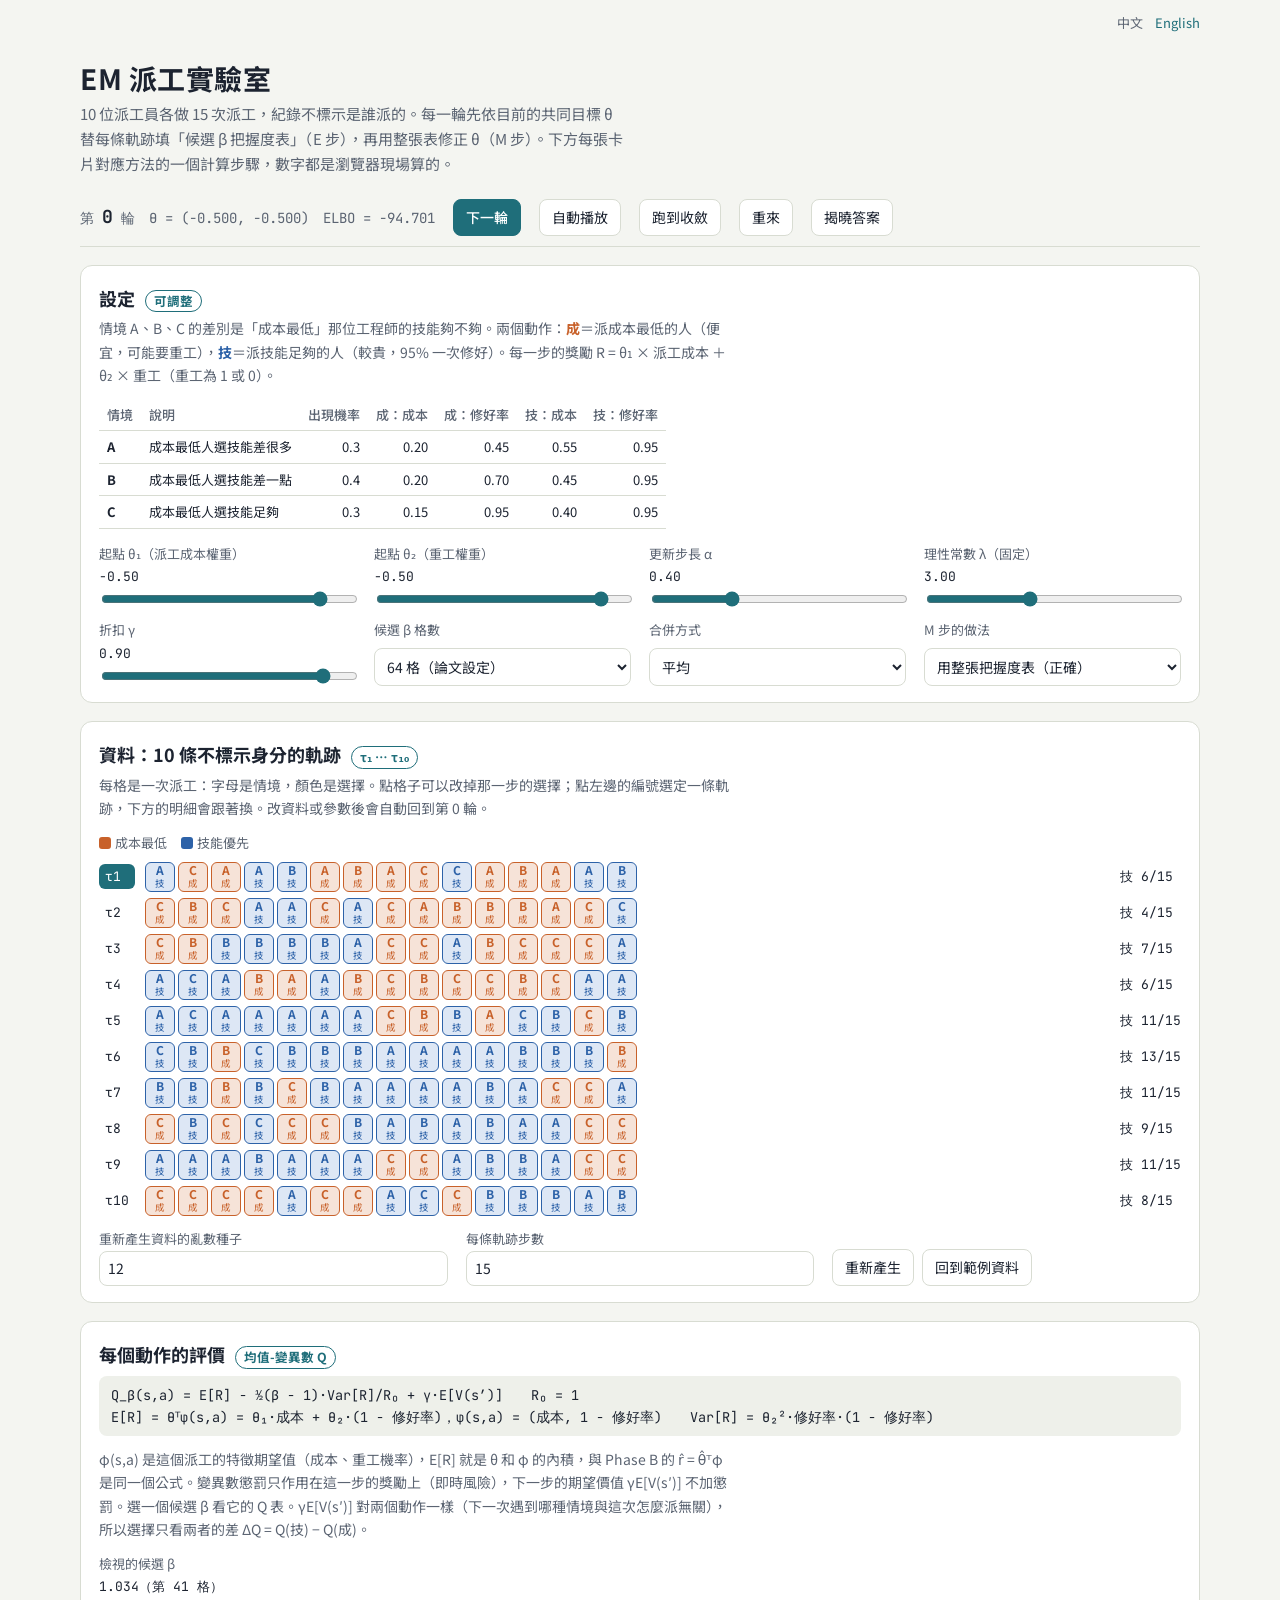
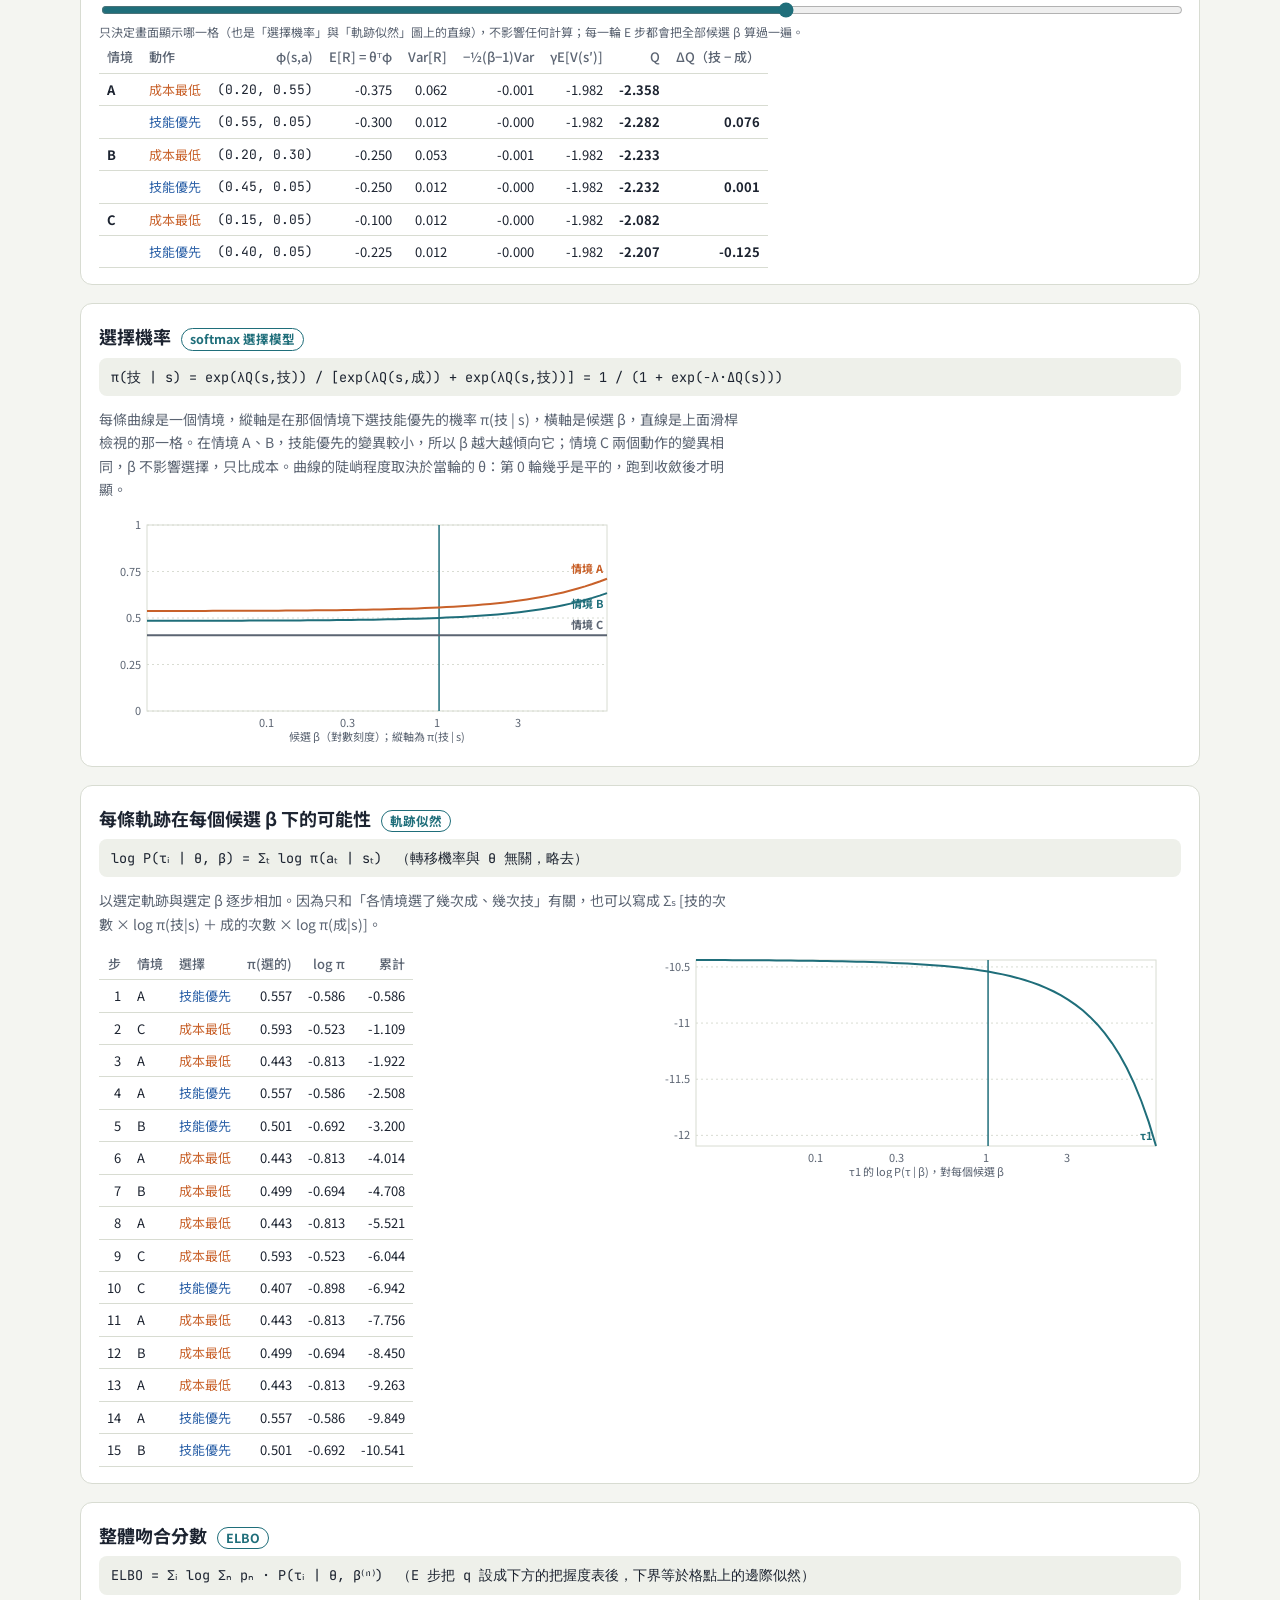
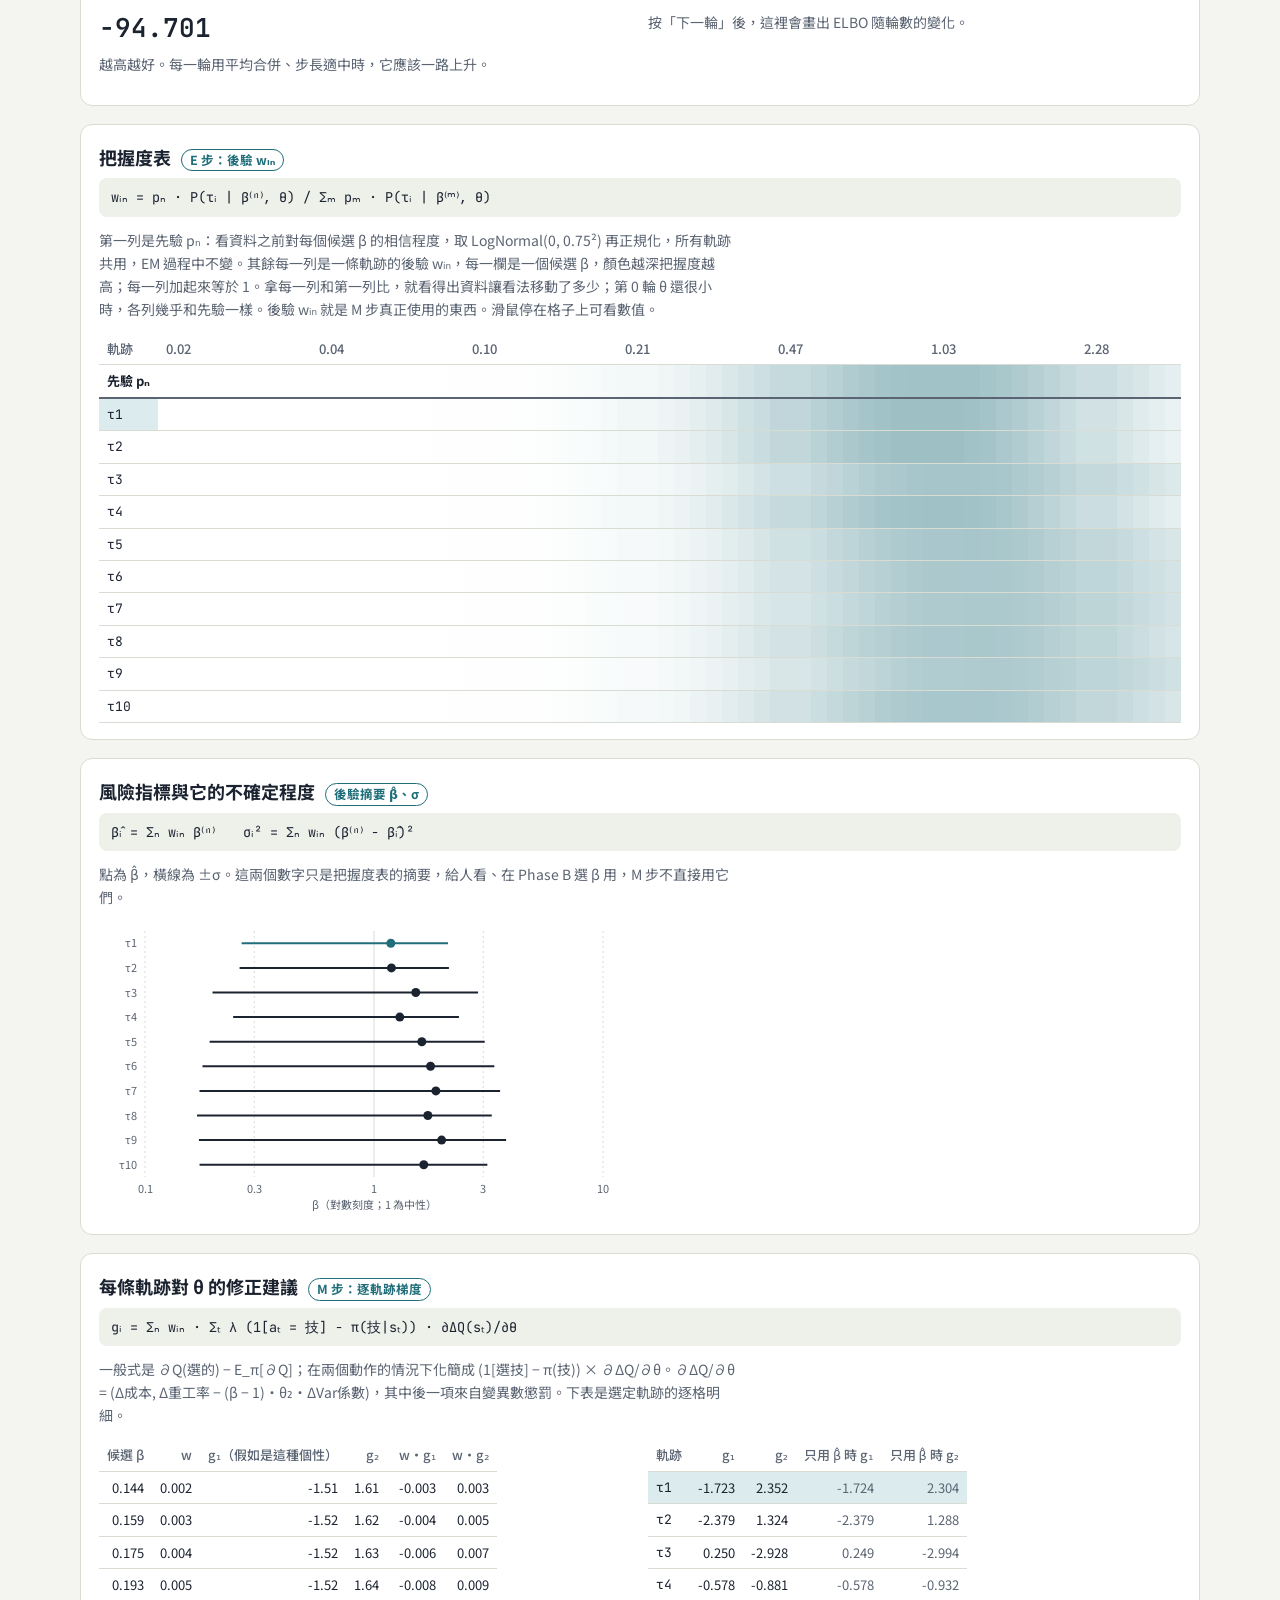
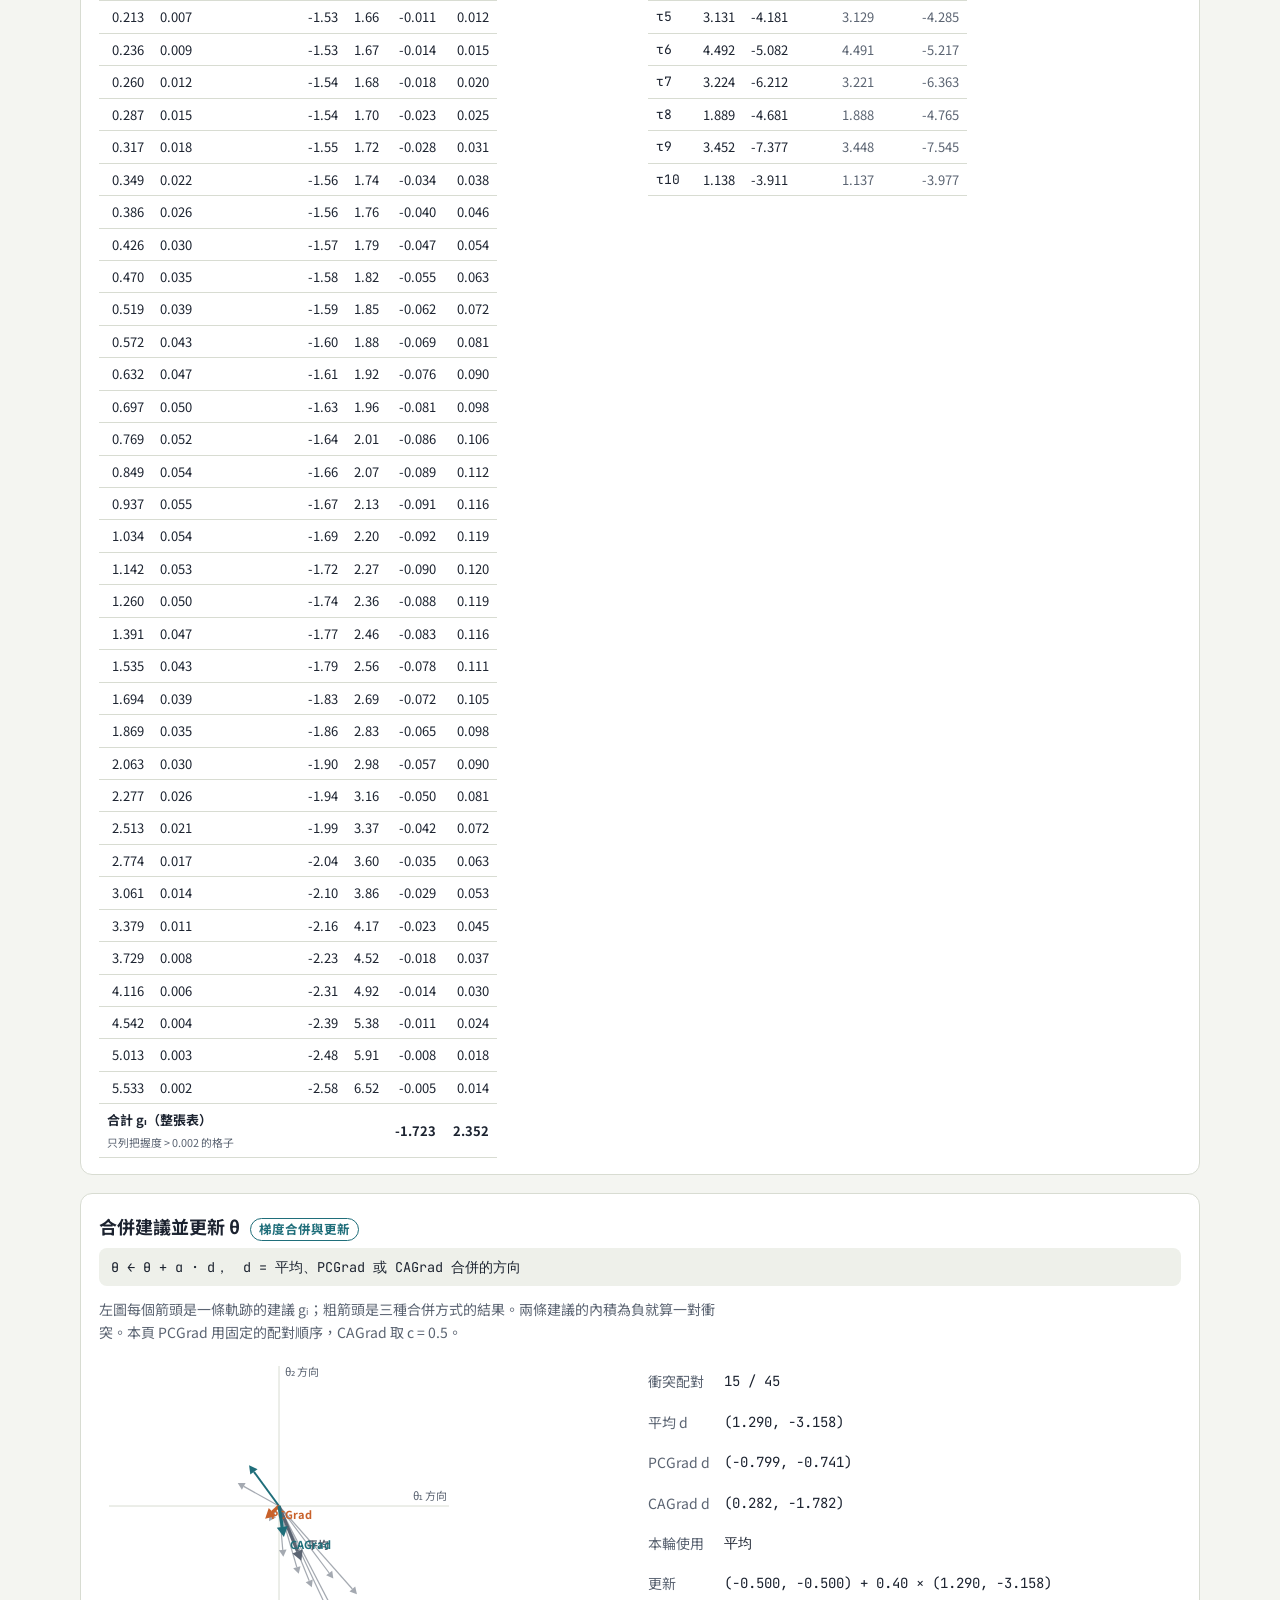
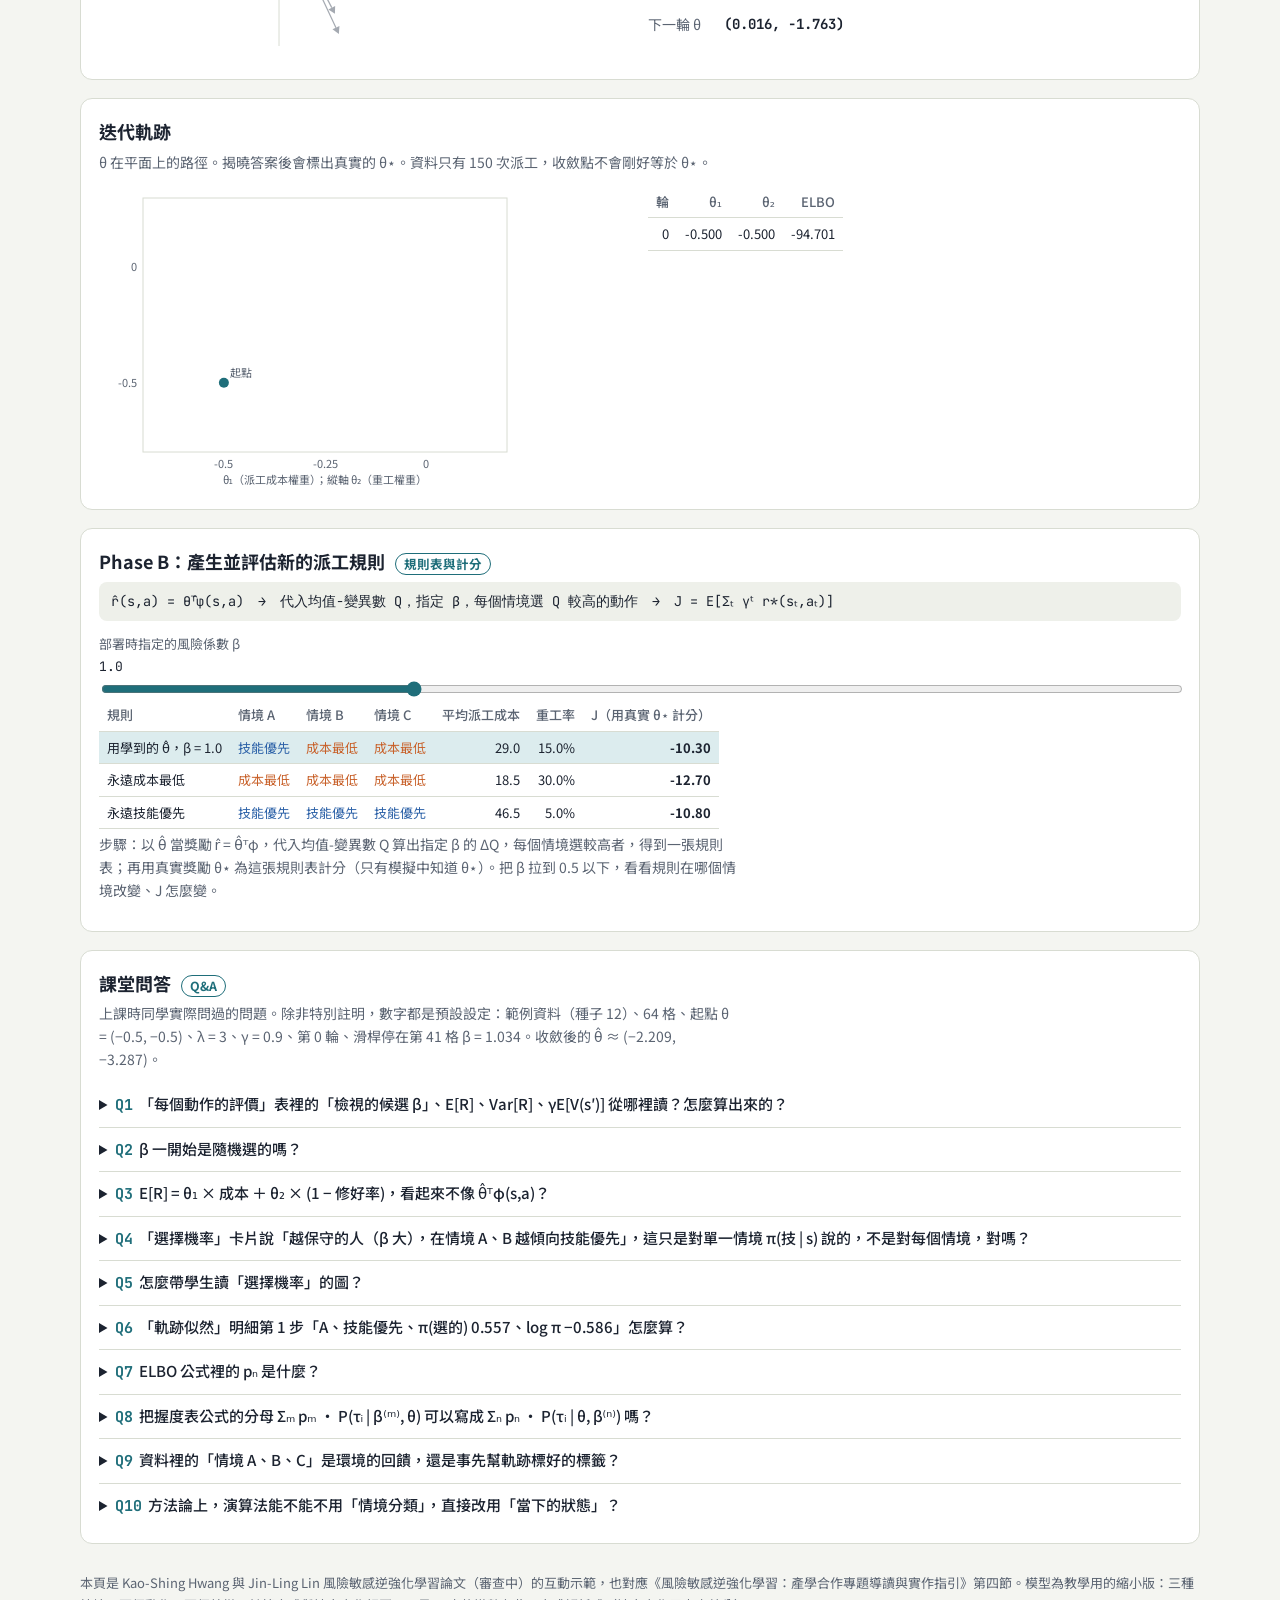
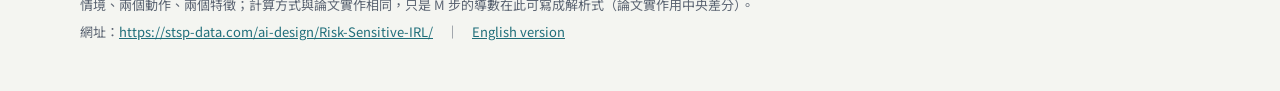
<file: interactive_demo/index.html>
<!doctype html>
<html lang="zh-Hant-TW">
<head>
<meta charset="utf-8">
<meta name="viewport" content="width=device-width,initial-scale=1,viewport-fit=cover">
<title>EM 派工實驗室｜風險敏感逆強化學習互動示範</title>
<meta name="description" content="用 10 條不標示身分的虛擬派工軌跡，在瀏覽器裡一輪一輪計算風險敏感逆強化學習的變分 EM：均值-變異數 Q、選擇機率、軌跡似然、後驗把握度表、逐軌跡修正建議、梯度合併與 Phase B。">
<link rel="canonical" href="https://stsp-data.com/ai-design/Risk-Sensitive-IRL/">
<link rel="alternate" hreflang="zh-Hant" href="https://stsp-data.com/ai-design/Risk-Sensitive-IRL/">
<link rel="alternate" hreflang="en" href="https://stsp-data.com/ai-design/Risk-Sensitive-IRL/index_en.html">
<meta property="og:type" content="website">
<meta property="og:url" content="https://stsp-data.com/ai-design/Risk-Sensitive-IRL/">
<meta property="og:title" content="EM 派工實驗室｜風險敏感逆強化學習互動示範">
<meta property="og:description" content="在瀏覽器裡逐輪計算風險敏感逆強化學習的變分 EM：從不標示身分的示範軌跡，同時學出共同獎勵與每條軌跡的風險係數。">
<meta property="og:locale" content="zh_TW">
<link rel="preconnect" href="https://fonts.googleapis.com">
<link rel="preconnect" href="https://fonts.gstatic.com" crossorigin>
<link rel="stylesheet" href="https://fonts.googleapis.com/css2?family=Noto+Sans+TC:wght@400;500;700&family=JetBrains+Mono:wght@400;600&display=swap">
<link rel="stylesheet" href="assets/style.css">
</head>
<body>
<div class="wrap">
<nav class="langbar" aria-label="語言"><a href="index.html" aria-current="page">中文</a><a href="index_en.html" lang="en">English</a></nav>
<header class="top">
  <h1>EM 派工實驗室</h1>
  <p class="lede">10 位派工員各做 15 次派工，紀錄不標示是誰派的。每一輪先依目前的共同目標 θ 替每條軌跡填「候選 β 把握度表」（E 步），再用整張表修正 θ（M 步）。下方每張卡片對應方法的一個計算步驟，數字都是瀏覽器現場算的。</p>
</header>

<div class="bar" role="toolbar" aria-label="迭代控制">
  <span class="iter">第 <b id="iterNo">0</b> 輪　θ = <span id="thNow" class="mono"></span>　ELBO = <span id="elboNow" class="mono"></span></span>
  <button id="btnStep" class="primary">下一輪</button>
  <button id="btnPlay" aria-pressed="false">自動播放</button>
  <button id="btnConv">跑到收斂</button>
  <button id="btnReset">重來</button>
  <button id="btnReveal" aria-pressed="false">揭曉答案</button>
</div>

<section class="card" id="setup">
  <h2>設定<span class="eqno">可調整</span></h2>
  <p class="note">情境 A、B、C 的差別是「成本最低」那位工程師的技能夠不夠。兩個動作：<span style="color:var(--risky);font-weight:700">成</span>＝派成本最低的人（便宜，可能要重工），<span style="color:var(--safe);font-weight:700">技</span>＝派技能足夠的人（較貴，95% 一次修好）。每一步的獎勵 R = θ₁ × 派工成本 ＋ θ₂ × 重工（重工為 1 或 0）。</p>
  <div class="scroll"><table id="envTable"></table></div>
  <div class="params" style="margin-top:14px">
    <label for="th1">起點 θ₁（派工成本權重）<span class="val" id="th1v"></span><input id="th1" type="range" min="-4" max="0" step="0.1" value="-0.5"></label>
    <label for="th2">起點 θ₂（重工權重）<span class="val" id="th2v"></span><input id="th2" type="range" min="-5" max="0" step="0.1" value="-0.5"></label>
    <label for="alpha">更新步長 α<span class="val" id="alphav"></span><input id="alpha" type="range" min="0.05" max="1.2" step="0.05" value="0.4"></label>
    <label for="lam">理性常數 λ（固定）<span class="val" id="lamv"></span><input id="lam" type="range" min="1" max="6" step="0.5" value="3"></label>
    <label for="gam">折扣 γ<span class="val" id="gamv"></span><input id="gam" type="range" min="0.5" max="0.95" step="0.05" value="0.9"></label>
    <label for="kSel">候選 β 格數<select id="kSel"><option value="7">7 格（手算用）</option><option value="64" selected>64 格（論文設定）</option></select></label>
    <label for="opSel">合併方式<select id="opSel"><option value="mean">平均</option><option value="pcgrad">PCGrad</option><option value="cagrad">CAGrad</option></select></label>
    <label for="bhatOnly">M 步的做法<select id="bhatOnly"><option value="0">用整張把握度表（正確）</option><option value="1">只用 β̂（常見誤解）</option></select></label>
  </div>
</section>

<section class="card" id="dataCard">
  <h2>資料：10 條不標示身分的軌跡<span class="eqno">τ₁ … τ₁₀</span></h2>
  <p class="note">每格是一次派工：字母是情境，顏色是選擇。點格子可以改掉那一步的選擇；點左邊的編號選定一條軌跡，下方的明細會跟著換。改資料或參數後會自動回到第 0 輪。</p>
  <div class="legend"><span><span class="sw" style="background:var(--risky)"></span>成本最低</span><span><span class="sw" style="background:var(--safe)"></span>技能優先</span><span class="reveal" id="revealNote" hidden>右欄為揭曉的真實 β</span></div>
  <div id="trajGrid" class="traj"></div>
  <div class="params" style="margin-top:12px">
    <label for="seed">重新產生資料的亂數種子<input id="seed" type="number" min="1" max="99999" value="12"></label>
    <label for="steps">每條軌跡步數<input id="steps" type="number" min="5" max="40" value="15"></label>
    <span style="display:flex;gap:8px;align-items:end;flex-wrap:wrap"><button id="btnGen">重新產生</button><button id="btnDefault">回到範例資料</button></span>
  </div>
</section>

<section class="card" id="card-q">
  <h2>每個動作的評價<span class="eqno">均值-變異數 Q</span></h2>
  <div class="formula">Q_β(s,a) = E[R] − ½(β − 1)·Var[R]/R₀ + γ·E[V(s′)]　　R₀ = 1<br>E[R] = θᵀφ(s,a) = θ₁·成本 + θ₂·(1 − 修好率)，φ(s,a) = (成本, 1 − 修好率)　　Var[R] = θ₂²·修好率·(1 − 修好率)</div>
  <p class="note">φ(s,a) 是這個派工的特徵期望值（成本、重工機率），E[R] 就是 θ 和 φ 的內積，與 Phase B 的 r̂ = θ̂ᵀφ 是同一個公式。變異數懲罰只作用在這一步的獎勵上（即時風險），下一步的期望價值 γE[V(s′)] 不加懲罰。選一個候選 β 看它的 Q 表。γE[V(s′)] 對兩個動作一樣（下一次遇到哪種情境與這次怎麼派無關），所以選擇只看兩者的差 ΔQ = Q(技) − Q(成)。</p>
  <div class="params"><label for="bSel">檢視的候選 β<span class="val" id="bSelv"></span><input id="bSel" type="range" min="0" max="63" step="1" value="40"><span style="font-size:12px">只決定畫面顯示哪一格（也是「選擇機率」與「軌跡似然」圖上的直線），不影響任何計算；每一輪 E 步都會把全部候選 β 算過一遍。</span></label></div>
  <div class="scroll"><table id="qTable"></table></div>
</section>

<section class="card" id="card-pi">
  <h2>選擇機率<span class="eqno">softmax 選擇模型</span></h2>
  <div class="formula">π(技 | s) = exp(λQ(s,技)) / [exp(λQ(s,成)) + exp(λQ(s,技))] = 1 / (1 + exp(−λ·ΔQ(s)))</div>
  <p class="note">每條曲線是一個情境，縱軸是在那個情境下選技能優先的機率 π(技 | s)，橫軸是候選 β，直線是上面滑桿檢視的那一格。在情境 A、B，技能優先的變異較小，所以 β 越大越傾向它；情境 C 兩個動作的變異相同，β 不影響選擇，只比成本。曲線的陡峭程度取決於當輪的 θ：第 0 輪幾乎是平的，跑到收斂後才明顯。</p>
  <div id="piChart"></div>
</section>

<section class="card" id="card-ll">
  <h2>每條軌跡在每個候選 β 下的可能性<span class="eqno">軌跡似然</span></h2>
  <div class="formula">log P(τᵢ | θ, β) = Σₜ log π(aₜ | sₜ)　（轉移機率與 θ 無關，略去）</div>
  <p class="note">以選定軌跡與選定 β 逐步相加。因為只和「各情境選了幾次成、幾次技」有關，也可以寫成 Σₛ [技的次數 × log π(技|s) ＋ 成的次數 × log π(成|s)]。</p>
  <div class="grid2">
    <div class="scroll"><table id="llDetail"></table></div>
    <div id="llSum"></div>
  </div>
</section>

<section class="card" id="card-elbo">
  <h2>整體吻合分數<span class="eqno">ELBO</span></h2>
  <div class="formula">ELBO = Σᵢ log Σₙ pₙ · P(τᵢ | θ, β⁽ⁿ⁾)　（E 步把 q 設成下方的把握度表後，下界等於格點上的邊際似然）</div>
  <div class="grid2"><div><div class="big" id="elboBig"></div><p class="note">越高越好。每一輪用平均合併、步長適中時，它應該一路上升。</p></div><div id="elboChart"></div></div>
</section>

<section class="card" id="card-w">
  <h2>把握度表<span class="eqno">E 步：後驗 wᵢₙ</span></h2>
  <div class="formula">wᵢₙ = pₙ · P(τᵢ | β⁽ⁿ⁾, θ) / Σₘ pₘ · P(τᵢ | β⁽ᵐ⁾, θ)</div>
  <p class="note">第一列是先驗 pₙ：看資料之前對每個候選 β 的相信程度，取 LogNormal(0, 0.75²) 再正規化，所有軌跡共用，EM 過程中不變。其餘每一列是一條軌跡的後驗 wᵢₙ，每一欄是一個候選 β，顏色越深把握度越高；每一列加起來等於 1。拿每一列和第一列比，就看得出資料讓看法移動了多少；第 0 輪 θ 還很小時，各列幾乎和先驗一樣。後驗 wᵢₙ 就是 M 步真正使用的東西。滑鼠停在格子上可看數值。</p>
  <div class="scroll"><table class="heat" id="wTable"></table></div>
</section>

<section class="card" id="card-bhat">
  <h2>風險指標與它的不確定程度<span class="eqno">後驗摘要 β̂、σ</span></h2>
  <div class="formula">β̂ᵢ = Σₙ wᵢₙ β⁽ⁿ⁾　　σᵢ² = Σₙ wᵢₙ (β⁽ⁿ⁾ − β̂ᵢ)²</div>
  <p class="note">點為 β̂，橫線為 ±σ。這兩個數字只是把握度表的摘要，給人看、在 Phase B 選 β 用，M 步不直接用它們。</p>
  <div id="bhatChart"></div>
</section>

<section class="card" id="card-g">
  <h2>每條軌跡對 θ 的修正建議<span class="eqno">M 步：逐軌跡梯度</span></h2>
  <div class="formula">gᵢ = Σₙ wᵢₙ · Σₜ λ (1[aₜ = 技] − π(技|sₜ)) · ∂ΔQ(sₜ)/∂θ</div>
  <p class="note">一般式是 ∂Q(選的) − E_π[∂Q]；在兩個動作的情況下化簡成 (1[選技] − π(技)) × ∂ΔQ/∂θ。∂ΔQ/∂θ = (Δ成本, Δ重工率 − (β − 1)·θ₂·ΔVar係數)，其中後一項來自變異數懲罰。下表是選定軌跡的逐格明細。</p>
  <div class="grid2">
    <div class="scroll"><table id="gDetail"></table></div>
    <div><div class="scroll"><table id="gTable"></table></div></div>
  </div>
</section>

<section class="card" id="card-agg">
  <h2>合併建議並更新 θ<span class="eqno">梯度合併與更新</span></h2>
  <div class="formula">θ ← θ + α · d，　d = 平均、PCGrad 或 CAGrad 合併的方向</div>
  <p class="note">左圖每個箭頭是一條軌跡的建議 gᵢ；粗箭頭是三種合併方式的結果。兩條建議的內積為負就算一對衝突。本頁 PCGrad 用固定的配對順序，CAGrad 取 c = 0.5。</p>
  <div class="grid2"><div id="vecChart"></div><dl class="kv" id="updateKV"></dl></div>
</section>

<section class="card" id="card-path">
  <h2>迭代軌跡</h2>
  <p class="note">θ 在平面上的路徑。揭曉答案後會標出真實的 θ⋆。資料只有 150 次派工，收斂點不會剛好等於 θ⋆。</p>
  <div class="grid2"><div id="pathChart"></div><div class="scroll"><table id="histTable"></table></div></div>
</section>

<section class="card" id="card-pb">
  <h2>Phase B：產生並評估新的派工規則<span class="eqno">規則表與計分</span></h2>
  <div class="formula">r̂(s,a) = θ̂ᵀφ(s,a)　→　代入均值-變異數 Q，指定 β，每個情境選 Q 較高的動作　→　J = E[Σₜ γᵗ r*(sₜ,aₜ)]</div>
  <div class="params"><label for="bTarget">部署時指定的風險係數 β<span class="val" id="bTargetv"></span><input id="bTarget" type="range" min="0.2" max="3" step="0.1" value="1"></label></div>
  <div class="scroll"><table id="pbTable"></table></div>
  <p class="note" id="pbNote"></p>
</section>

<section class="card qa" id="qa">
  <h2>課堂問答<span class="eqno">Q&amp;A</span></h2>
  <p class="note">上課時同學實際問過的問題。除非特別註明，數字都是預設設定：範例資料（種子 12）、64 格、起點 θ = (−0.5, −0.5)、λ = 3、γ = 0.9、第 0 輪、滑桿停在第 41 格 β = 1.034。收斂後的 θ̂ ≈ (−2.209, −3.287)。</p>

  <details><summary><b>Q1</b>「每個動作的評價」表裡的「檢視的候選 β」、E[R]、Var[R]、γE[V(s′)] 從哪裡讀？怎麼算出來的？</summary><div class="ans">
    <p>β 是「每個動作的評價」卡片裡「檢視的候選 β」滑桿指到的那一格，其餘三個數字由 θ 和情境表算出。以情境 A 為例：</p>
    <div class="scroll"><table><tr><th class="l">情境 A</th><th>φ(s,a)</th><th>E[R] = θ₁·成本 + θ₂·(1 − 修好率)</th><th>Var[R] = θ₂²·p(1 − p)</th><th>−½(β − 1)Var</th></tr>
    <tr><td class="l">成本最低</td><td>(0.20, 0.55)</td><td>−0.100 − 0.275 = −0.375</td><td>0.25 × 0.45 × 0.55 = 0.0619</td><td>−0.0011</td></tr>
    <tr><td class="l">技能優先</td><td>(0.55, 0.05)</td><td>−0.275 − 0.025 = −0.300</td><td>0.25 × 0.95 × 0.05 = 0.0119</td><td>−0.0002</td></tr></table></div>
    <p>γE[V(s′)]：下一次遇到 A、B、C 的機率是 0.3、0.4、0.3，和這一步怎麼派無關。先在每個情境取「E[R] − ½(β − 1)Var」較大的動作，得到 A −0.3002、B −0.2502、C −0.1002，加權平均 M = −0.2202，再算 γE[V] = γM / (1 − γ) = 0.9 × (−0.2202) / 0.1 = −1.982。因為兩個動作的 γE[V] 相同，比較時會抵銷。</p>
  </div></details>

  <details><summary><b>Q2</b>β 一開始是隨機選的嗎？</summary><div class="ans">
    <p>不是。滑桿只決定畫面顯示哪一格，預設停在第 41 格 β = 1.034（7 格版停在第 5 格 β = 1.58），不影響計算。演算法每一輪的 E 步都把全部 64 個候選 β 各算一次，得到整張把握度表，不需要先選 β。</p>
    <p>論文中唯一隨機的是 θ 的起點（多起點再用 ELBO 篩選）。本頁的起點 θ 由「設定」卡片的滑桿指定，預設 (−0.5, −0.5)。</p>
  </div></details>

  <details><summary><b>Q3</b>E[R] = θ₁ × 成本 ＋ θ₂ × (1 − 修好率)，看起來不像 θ̂ᵀφ(s,a)？</summary><div class="ans">
    <p>兩者是同一個公式。φ(s,a) = (成本, 1 − 修好率) 是這個派工的特徵期望值，θᵀφ = θ₁φ₁ + θ₂φ₂ 展開就是上式。「每個動作的評價」卡片的表格有一欄 φ(s,a)。</p>
    <p>Phase B 只是把 θ 換成收斂後的 θ̂：r̂(A, 成) = −2.209 × 0.20 + (−3.287) × 0.55 = −2.250；r̂(A, 技) = −2.209 × 0.55 + (−3.287) × 0.05 = −1.379。</p>
    <p>另外注意：Q 表有 64 張，對應的是每個候選 β⁽ⁿ⁾，不是 β̂。β̂ 是事後算出的後驗摘要。</p>
  </div></details>

  <details><summary><b>Q4</b>「選擇機率」卡片說「越保守的人（β 大），在情境 A、B 越傾向技能優先」，這只是對單一情境 π(技 | s) 說的，不是對每個情境，對嗎？</summary><div class="ans">
    <p>對。圖上每條曲線是一個情境，這句話只能逐個情境成立，情境 C 就是反例。兩個動作的評價差是</p>
    <div class="formula">ΔQ(s) = θ₁·Δ成本 + θ₂·Δ重工率 − ½(β − 1)·θ₂²·ΔVar係數，　ΔVar係數 = 技的 p(1 − p) − 成的 p(1 − p)</div>
    <p>β 只出現在最後一項，方向由 ΔVar係數決定：</p>
    <div class="scroll"><table><tr><th class="l">情境</th><th>技的 p(1 − p)</th><th>成的 p(1 − p)</th><th>ΔVar係數</th><th class="l">β 變大時</th></tr>
    <tr><td class="l">A</td><td>0.0475</td><td>0.2475</td><td>−0.200</td><td class="l">越傾向技能優先</td></tr>
    <tr><td class="l">B</td><td>0.0475</td><td>0.2100</td><td>−0.163</td><td class="l">同上，幅度較小</td></tr>
    <tr><td class="l">C</td><td>0.0475</td><td>0.0475</td><td>0</td><td class="l">不變，曲線是平的</td></tr></table></div>
    <p>一般的說法是：β 越大，在每個情境都越傾向「那個情境裡變異較小的動作」。本例 A、B 裡技能優先剛好都是變異較小的那個；在真實派工中，每個情境的答案可能不同。兩個動作變異相同的情境對判斷 β 沒有幫助。</p>
  </div></details>

  <details><summary><b>Q5</b>怎麼帶學生讀「選擇機率」的圖？</summary><div class="ans">
    <ol>
      <li><b>認識圖：</b>橫軸是候選 β（對數刻度，左邊愛冒險、右邊保守、1 為中性），縱軸是 π(技 | s)，三條線各是一個情境，直線是「每個動作的評價」滑桿所在的那一格。</li>
      <li><b>沿一條線往右看（β 的作用）：</b>同一情境下越保守越怎麼選。A、B 上升，C 水平。</li>
      <li><b>在同一個 β 上下比（情境的作用）：</b>A 最高（成本最低的人技能差很多，最值得改派），B 其次，C 最低。</li>
      <li><b>按「跑到收斂」再讀一次（θ 的作用）：</b>見下表。</li>
      <li><b>接到軌跡似然：</b>這張圖是對照表，每個 β 預測各情境選技能優先幾成，拿真實軌跡來比，吻合的 β 可能性就高。</li>
    </ol>
    <div class="scroll"><table><tr><th class="l">π(技 | s)</th><th>β = 0.02</th><th>0.3</th><th>1</th><th>3</th><th>10</th></tr>
    <tr><td class="l">第 0 輪 A</td><td>0.54</td><td>0.54</td><td>0.56</td><td>0.59</td><td>0.71</td></tr>
    <tr><td class="l">第 0 輪 B</td><td>0.49</td><td>0.49</td><td>0.50</td><td>0.53</td><td>0.63</td></tr>
    <tr><td class="l">第 0 輪 C</td><td>0.41</td><td>0.41</td><td>0.41</td><td>0.41</td><td>0.41</td></tr>
    <tr><td class="l">收斂後 A</td><td>0.36</td><td>0.59</td><td>0.93</td><td>1.00</td><td>1.00</td></tr>
    <tr><td class="l">收斂後 B</td><td>0.15</td><td>0.26</td><td>0.69</td><td>1.00</td><td>1.00</td></tr>
    <tr><td class="l">收斂後 C</td><td>0.16</td><td>0.16</td><td>0.16</td><td>0.16</td><td>0.16</td></tr></table></div>
    <p>第 0 輪 θ₂² 只有 0.25，變異數懲罰很弱，三條線都近乎水平。收斂後 θ₂² ≈ 10.8，A、B 變成 S 形，並有翻轉點：A 約在 β ≈ 0.19、B 約在 β ≈ 0.69 穿過 0.5。</p>
    <p>直覺例子：某人在 B 有 80% 選技能優先，在收斂後的 B 線上找高度 0.8，約 β ≈ 1.2。但這只是直覺；E 步會同時看所有情境的所有步數並乘上先驗，得到的是一整張分配。</p>
  </div></details>

  <details><summary><b>Q6</b>「軌跡似然」明細第 1 步「A、技能優先、π(選的) 0.557、log π −0.586」怎麼算？</summary><div class="ans">
    <ol>
      <li>第 1 步 E[R]：成 −0.375，技 −0.300（見 Q1）。</li>
      <li>第 2 步懲罰：½(β − 1) = ½ × 0.0343 = 0.01717，成 0.01717 × 0.061875 = 0.001062，技 0.01717 × 0.011875 = 0.000204。</li>
      <li>第 3 步 Q：成 −0.375 − 0.001062 − 1.98183 = −2.35790；技 −0.300 − 0.000204 − 1.98183 = −2.28204。</li>
      <li>第 4 步選擇機率：ΔQ = −2.28204 − (−2.35790) = 0.07586；λΔQ = 0.22758；π(技 | A) = 1 / (1 + e^(−0.22758)) = 1 / 1.79648 = <b>0.557</b>。</li>
      <li>第 5 步取自然對數：ln 0.557 = <b>−0.586</b>。這是第 1 步，所以累計也是 −0.586；之後每步的 log π 一路相加到第 15 步，就是 log P(τ | β)。</li>
    </ol>
    <p>若這一步選的是成本最低，π(選的) = 0.443，log π = −0.813。取 log 是因為 15 個機率相乘會小到 10⁻⁴ 以下，改成相加比較好讀、也不易失真。換一格 β，懲罰項會變，這一列也跟著變。</p>
  </div></details>

  <details><summary><b>Q7</b>ELBO 公式裡的 pₙ 是什麼？</summary><div class="ans">
    <p>pₙ 是第 n 個候選 β 的<b>先驗機率</b>：看任何軌跡之前，認為一位派工員的風險個性落在第 n 格的機率。論文設 β ~ LogNormal(0, 0.75²)：</p>
    <div class="formula">pₙ ∝ exp(−½ · (ln β⁽ⁿ⁾ / 0.75)²)，再除以總和使 Σₙ pₙ = 1</div>
    <p>例如第 41 格 β = 1.034：ln 1.034 = 0.0337，原始分數 exp(−0.0010) ≈ 0.999，正規化後 p₄₁ = 0.0525，是 64 格中最大的。第 1 格 β = 0.02 只有 6×10⁻⁸，第 64 格 β = 10 為 0.0005；β 在 0.5 到 2 之間合計約 64%。格點在 ln β 上等間距，所以不必再乘對數常態密度的 1/β。</p>
    <p>Σₙ pₙ · P(τᵢ | θ, β⁽ⁿ⁾) 是用先驗加權的平均似然，也就是對 β 積分的格點近似，稱為邊際似然 P(τᵢ | θ)。把握度表熱度圖的第一列就是 pₙ。</p>
    <div class="scroll"><table><tr><th class="l"></th><th class="l">pₙ（先驗）</th><th class="l">wᵢₙ（後驗）</th></tr>
    <tr><td class="l">何時決定</td><td class="l">看資料之前</td><td class="l">看過軌跡 i 之後</td></tr>
    <tr><td class="l">每條軌跡是否不同</td><td class="l">全部共用</td><td class="l">每條各一組</td></tr>
    <tr><td class="l">EM 過程中</td><td class="l">固定不變</td><td class="l">每一輪重算</td></tr></table></div>
  </div></details>

  <details><summary><b>Q8</b>把握度表公式的分母 Σₘ pₘ · P(τᵢ | β⁽ᵐ⁾, θ) 可以寫成 Σₙ pₙ · P(τᵢ | θ, β⁽ⁿ⁾) 嗎？</summary><div class="ans">
    <p>數值上相等：m 只是加總用的啞變數，換成哪個字母都是把 1 到 K 格加起來；P(τᵢ | β⁽ⁿ⁾, θ) 和 P(τᵢ | θ, β⁽ⁿ⁾) 條件的順序也不影響意義。</p>
    <p>但不建議這樣寫。分子的 n 是「正在算的那一格」，分母若也用 n 當加總變數，同一個符號會有兩個意思，容易誤讀。所以論文分母用 m。分母其實就是邊際似然 P(τᵢ | θ)，公式可以讀成</p>
    <div class="formula">wᵢₙ = pₙ · P(τᵢ | β⁽ⁿ⁾, θ) / P(τᵢ | θ)　（後驗 ∝ 先驗 × 似然）</div>
    <p>驗算（7 格版、τ₁、第 0 輪、第 4 格 β = 1）：分子 0.252 × 2.652×10⁻⁵ = 6.683×10⁻⁶，分母（7 格分子總和）2.578×10⁻⁵，w₁,₄ = 0.259；ln(分母) = −10.566，正是 ELBO 裡 τ₁ 那一項。第 0 輪 w₁ₙ（0.051、0.131、0.223、0.259、0.202、0.103、0.032）和先驗（0.046、0.119、0.208、0.252、0.209、0.119、0.046）很接近，因為此時不同 β 的似然只差一點，資料還幾乎沒改變看法。</p>
  </div></details>

  <details><summary><b>Q9</b>資料裡的「情境 A、B、C」是環境的回饋，還是事先幫軌跡標好的標籤？</summary><div class="ans">
    <p>兩者都不是。它是<b>狀態 sₜ</b>：派工員做決定<b>之前</b>就看得到的現場狀況，也就是 Q、選擇機率與軌跡似然裡的 s。</p>
    <ul>
      <li><b>不是回饋。</b>回饋是做完決定之後才知道的結果，例如這次有沒有一次修好、花了多少成本。本頁的資料只有「情境、選擇」兩欄，沒有結果欄；逆強化學習本來就只看選擇，不看獎勵。</li>
      <li><b>不是給人或軌跡貼的標籤。</b>它不告訴我們這位派工員保守與否，β 仍然要從選擇推出來。它也不是某人事後主觀評分的。</li>
      <li><b>它是怎麼來的：</b>由環境產生、再用固定規則分類。本頁模擬中，下一個情境依 A 0.3、B 0.4、C 0.3 的機率由環境抽出，和這一步怎麼派無關，即軌跡似然裡的轉移機率 P(sₜ₊₁ | sₜ, aₜ)。實際專案中，MES 紀錄在派工當下的機台與工程師狀態，我們再用事先和資深派工員約定的規則把它歸類，例如「成本最低人選的技能缺口 × 改派要多花的成本是否偏高」（範例程式 mes_sim.py 的 situation 函式，共 6 類）。</li>
    </ul>
    <p>換句話說：情境的<b>分類規則</b>是事先定好的，情境的<b>值</b>是每一步從當下狀態算出來的。真實的 MES 紀錄通常也有結果欄（例如 fixed，有沒有一次修好），它可以用來估計修好率、成本這些環境參數，但不會直接當成獎勵去訓練 θ。</p>
  </div></details>
  <details><summary><b>Q10</b>方法論上，演算法能不能不用「情境分類」，直接改用「當下的狀態」？</summary><div class="ans">
    <p>可以，但要看「當下的狀態」有多大。這個方法本身不需要情境分類；分類是為了能用表格計算而做的簡化，不是演算法的要求。狀態 s 只要讓下面三件事算得出來就行：</p>
    <ol>
      <li>每個 (s, a) 的特徵期望值與共變異數：均值-變異數 Q 需要 E[R] = θᵀφ(s,a) 與 Var[R] = θᵀΣ(s,a)θ。</li>
      <li>下一步的期望價值 γE[V(s′)]：需要轉移機率 P(s′ | s, a)。</li>
      <li>對每個候選 β 解一次均值-變異數 Q：每一輪 E 步要解 64 次。</li>
    </ol>
    <div class="scroll"><table><tr><th class="l">情況</th><th class="l">做法</th><th class="l">代價與限制</th></tr>
    <tr><td class="l" style="white-space:normal;min-width:10em">離散且數量不大（例如故障數 × 各工程師是否空閒 × 技能等級）</td><td class="l" style="white-space:normal;min-width:14em">直接用它當 s，程式不必改，只是表變大；Bellman 算子的壓縮性對任何有限狀態空間都成立。</td><td class="l" style="white-space:normal;min-width:16em">每個 (s, a) 要有足夠紀錄；範例程式中，少於 5 筆的格子會退回同一動作的整體平均。</td></tr>
    <tr><td class="l" style="white-space:normal">很大或是連續值</td><td class="l" style="white-space:normal">改用函數近似表示 Q_β(s, a; θ)，用近似值迭代求解。</td><td class="l" style="white-space:normal">派工模擬光是 20 位工程師的位置就有 13²⁰ ≈ 10²² 種組合。論文的收斂定理假設 Q 與梯度精確算出；近似誤差的影響論文沒有處理，也尚未實際測試。</td></tr>
    <tr><td class="l" style="white-space:normal">折衷（實務最常用）</td><td class="l" style="white-space:normal">每筆紀錄的實際成本直接進 φ；只有決定 γE[V(s′)] 的狀態用較粗的分類。</td><td class="l" style="white-space:normal">仍要檢查分類是否漏掉派工員真正會看的資訊。</td></tr></table></div>
    <ul>
      <li><b>太粗，會把資訊損失誤認成風險態度。</b>同一類裡模型看不到的差異，一部分被算進 Σ(s,a) 讓 Var[R] 變大，一部分變成「同樣情境卻做了不同選擇」，兩者都可能被解釋成 β 的差異。</li>
      <li><b>太細，會讓估計不穩。</b>每格資料太少，修好率與轉移機率估不準，θ 與 β 也跟著不穩。</li>
      <li><b>β 只能從特定狀態辨識。</b>只有兩個動作變異數不同的狀態能提供 β 的資訊（Q4），分類時應保留會影響結果變異的變數。</li>
    </ul>
    <p>建議做法：先用情境分類跑通 Phase A 與 Phase B；再逐步加入派工員真正會看的變數；每換一種狀態定義，就用留出資料的對數似然（保留部分班次不參與訓練）比較，細的版本預測得更準才改用。</p>
  </div></details>
</section>

<footer>
  <div>本頁是 Kao-Shing Hwang 與 Jin-Ling Lin 風險敏感逆強化學習論文（審查中）的互動示範，也對應《風險敏感逆強化學習：產學合作專題導讀與實作指引》第四節。模型為教學用的縮小版：三種情境、兩個動作、兩個特徵；計算方式與論文實作相同，只是 M 步的導數在此可寫成解析式（論文實作用中央差分）。</div>
  <div>網址：<a href="https://stsp-data.com/ai-design/Risk-Sensitive-IRL/">https://stsp-data.com/ai-design/Risk-Sensitive-IRL/</a>　｜　<a href="index_en.html" lang="en">English version</a></div>
</footer>
</div>
<script src="assets/em-core.js"></script>
<script src="assets/app.js"></script>
</body>
</html>
</file>
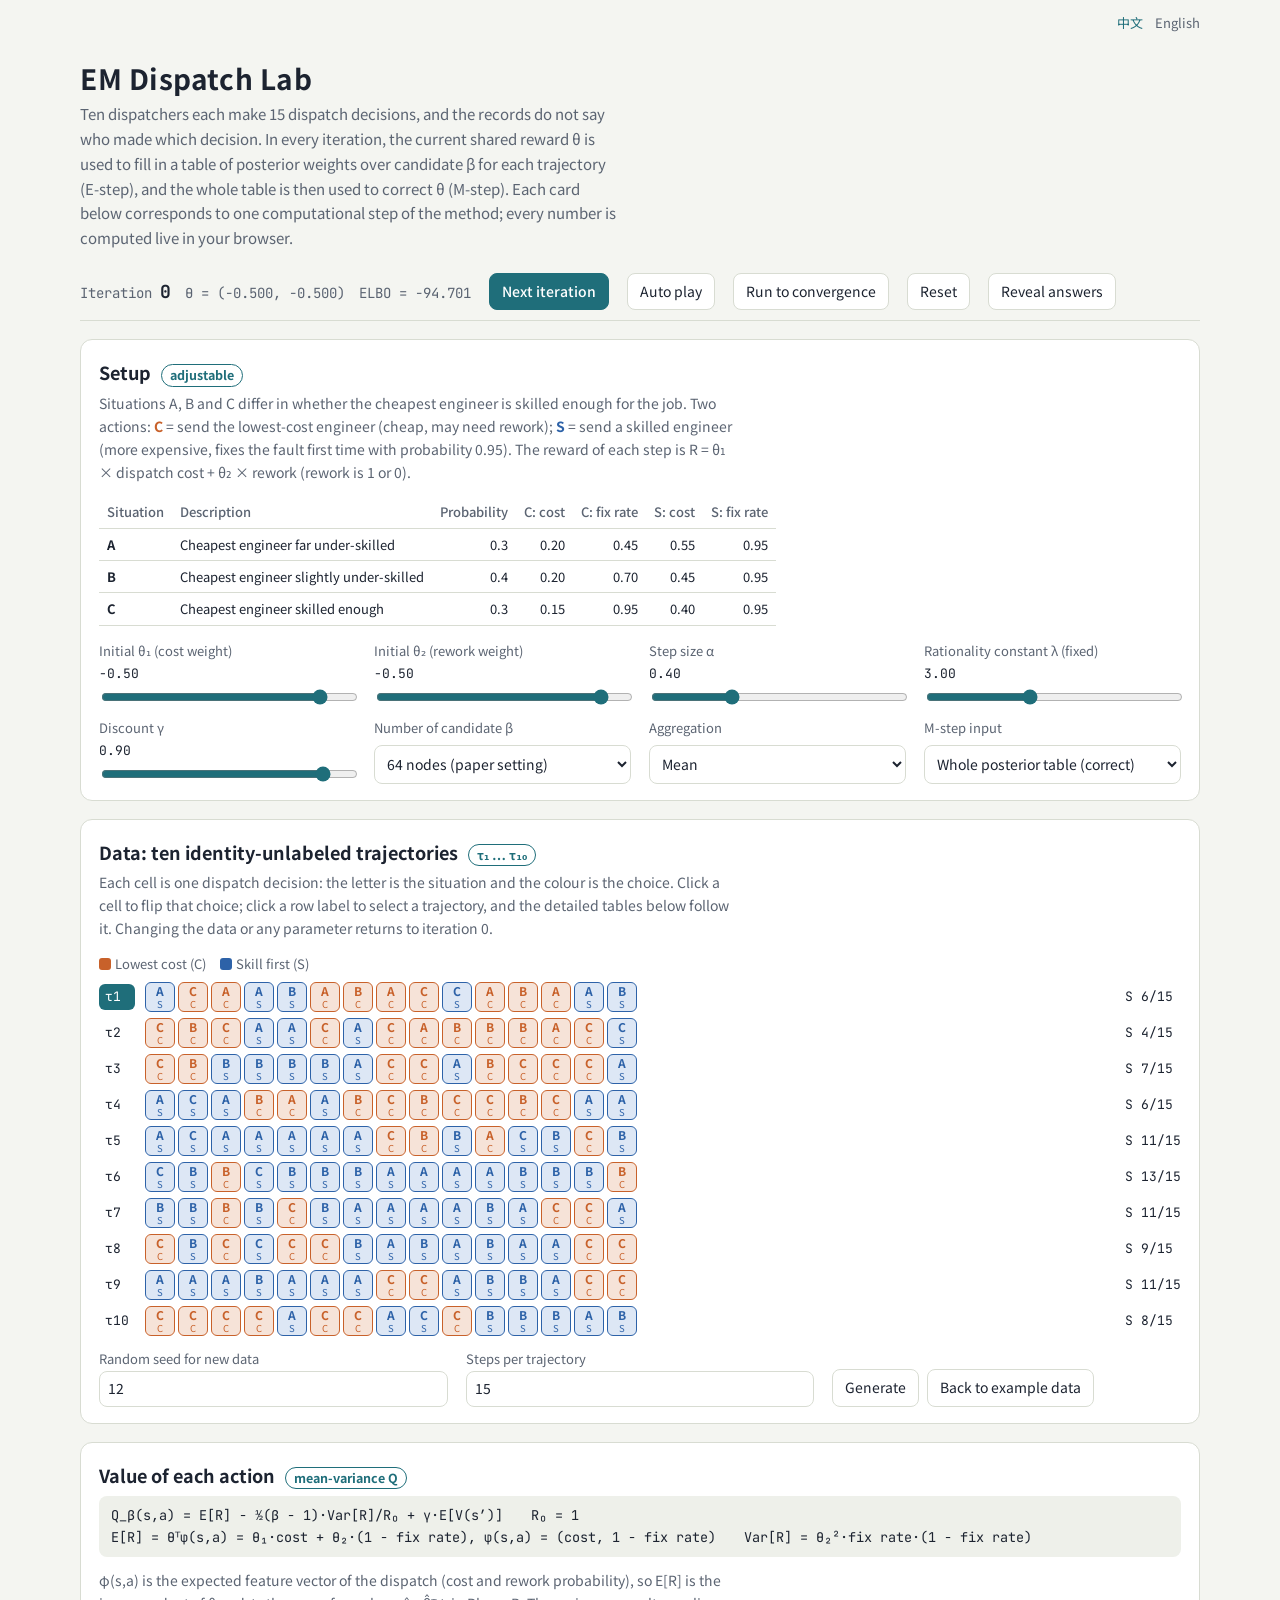
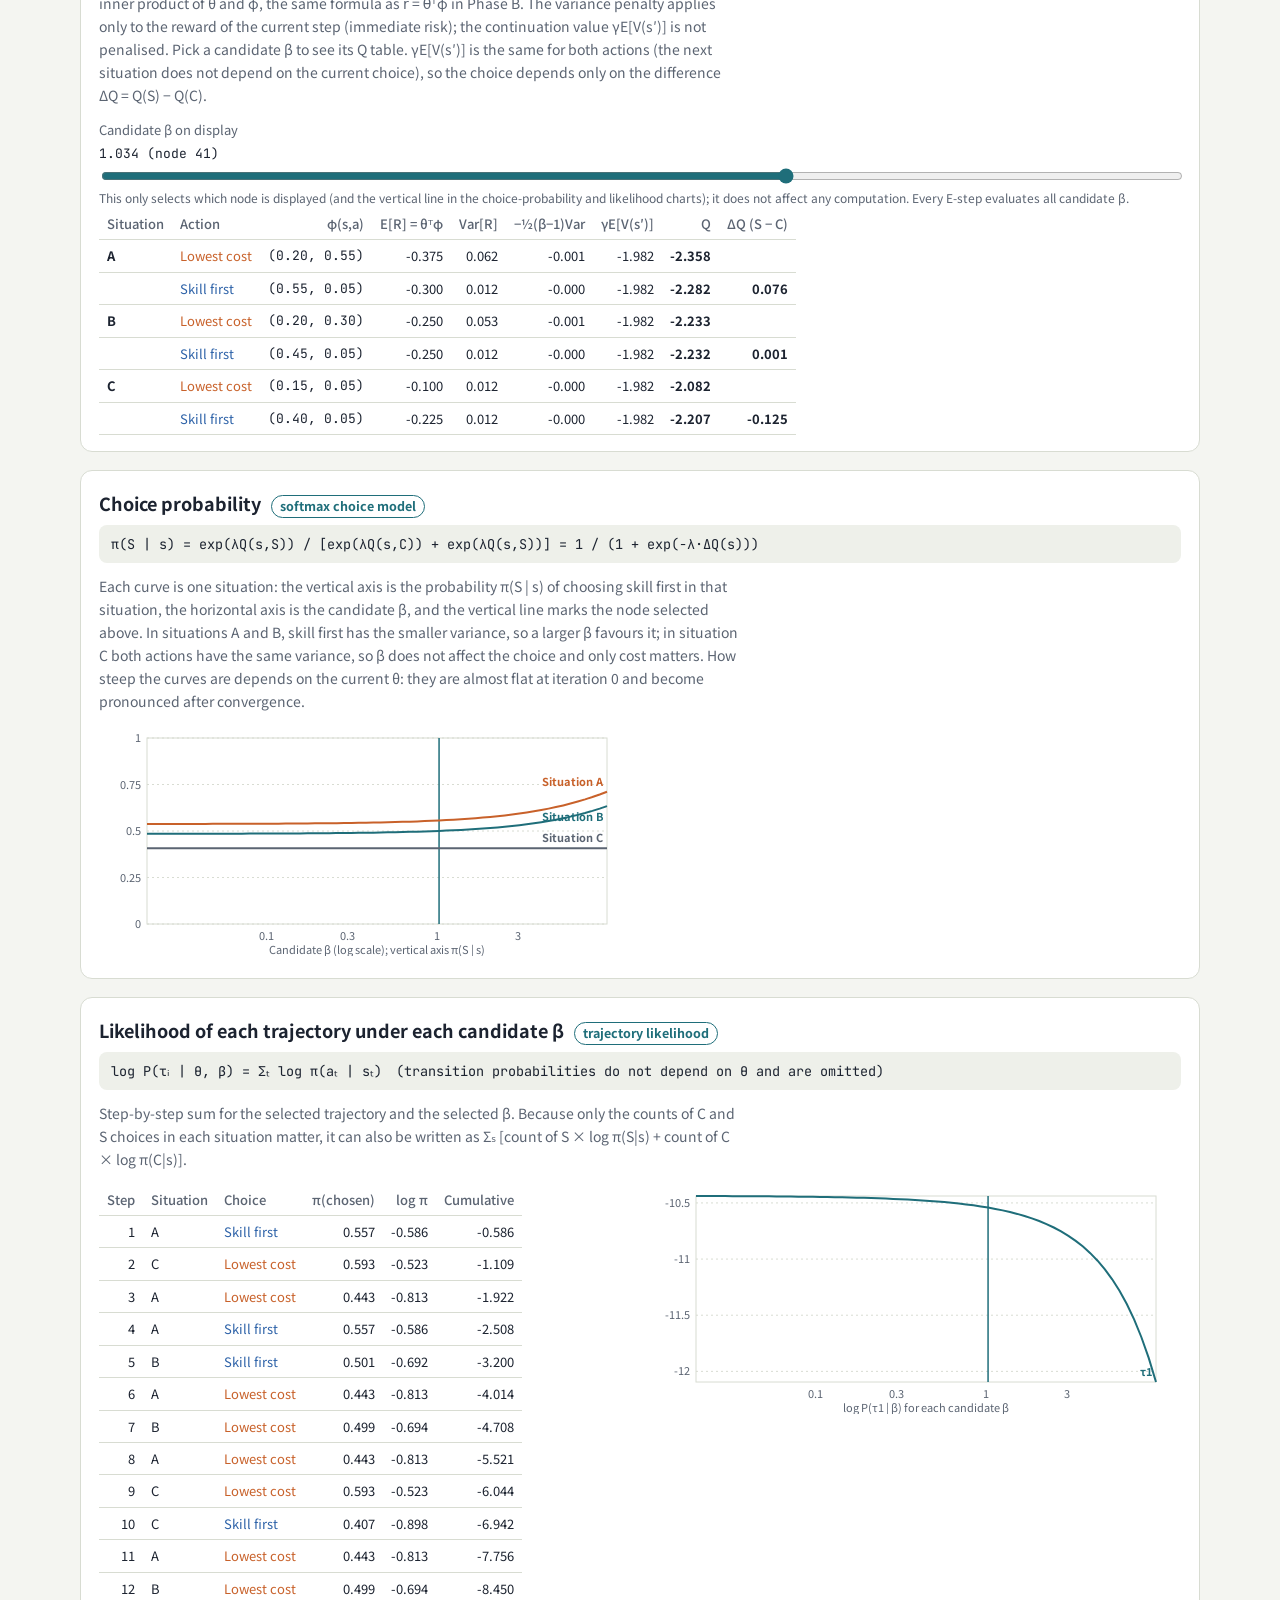
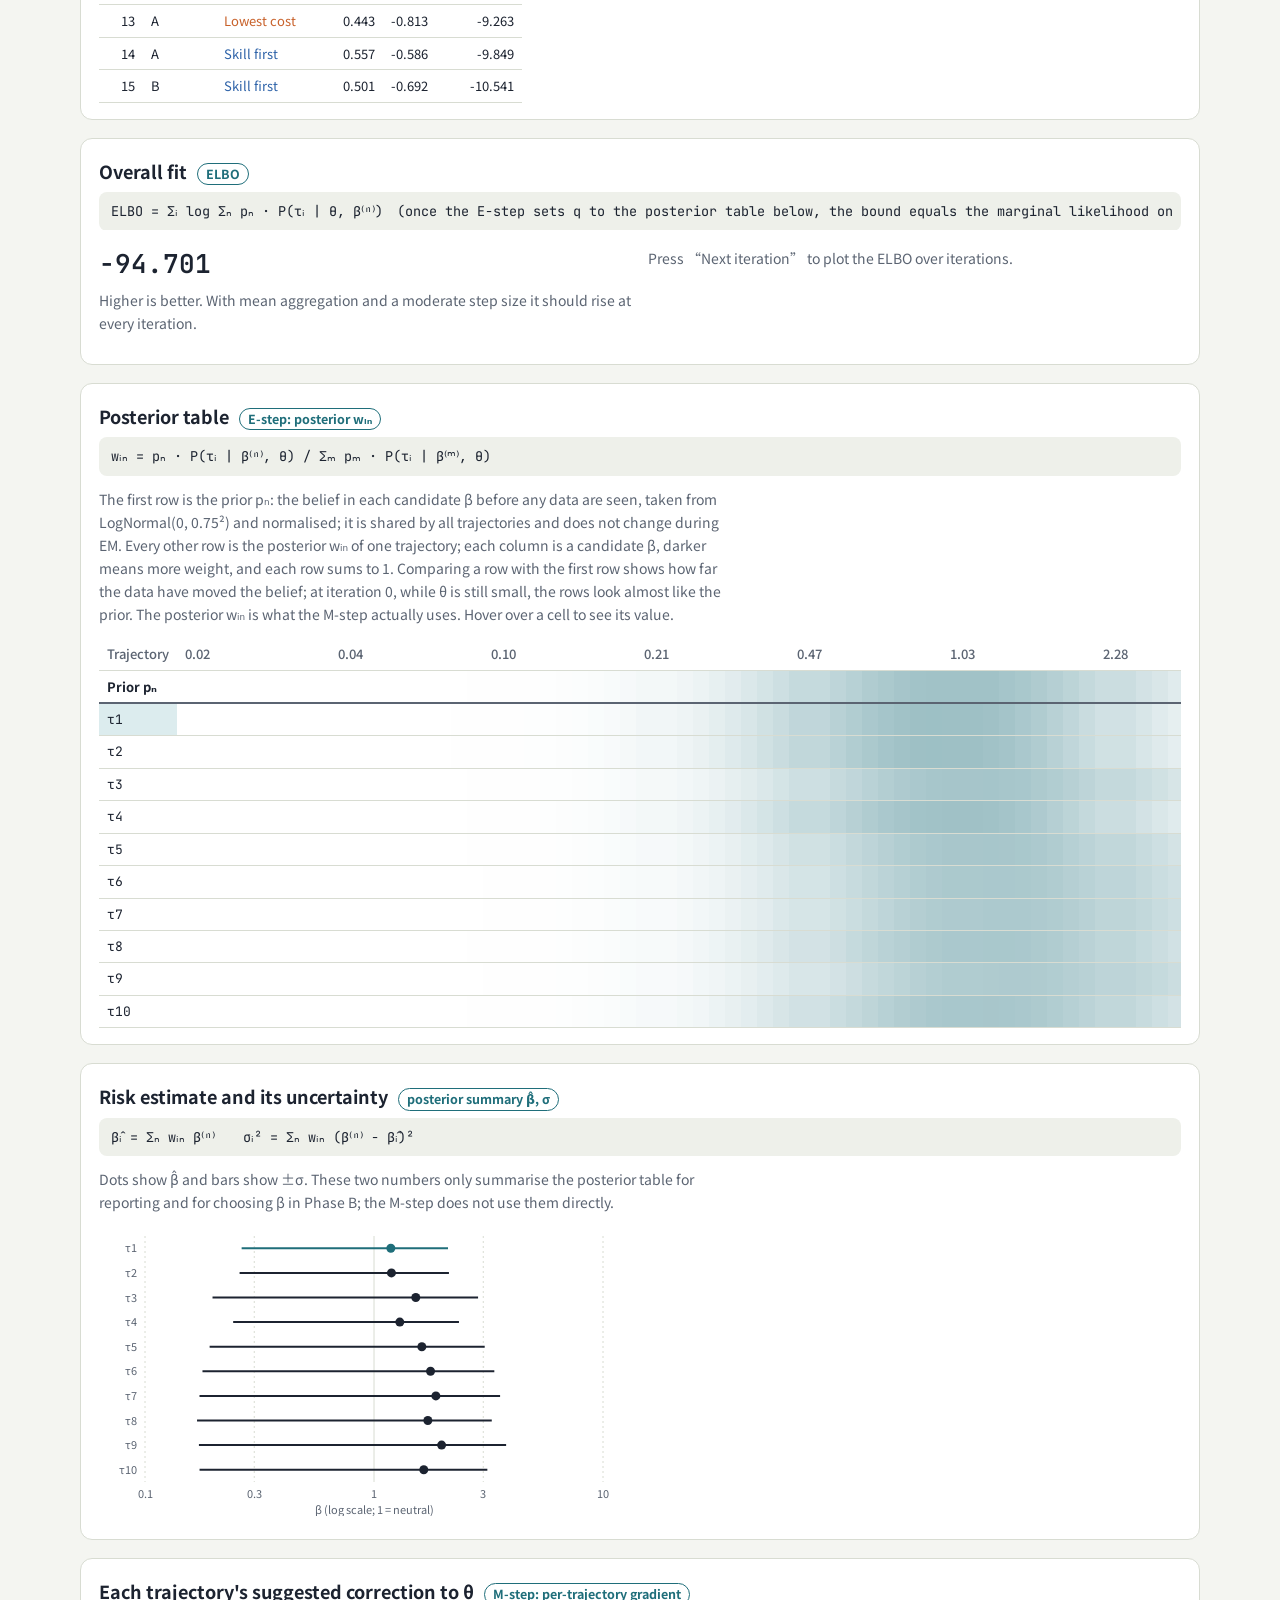
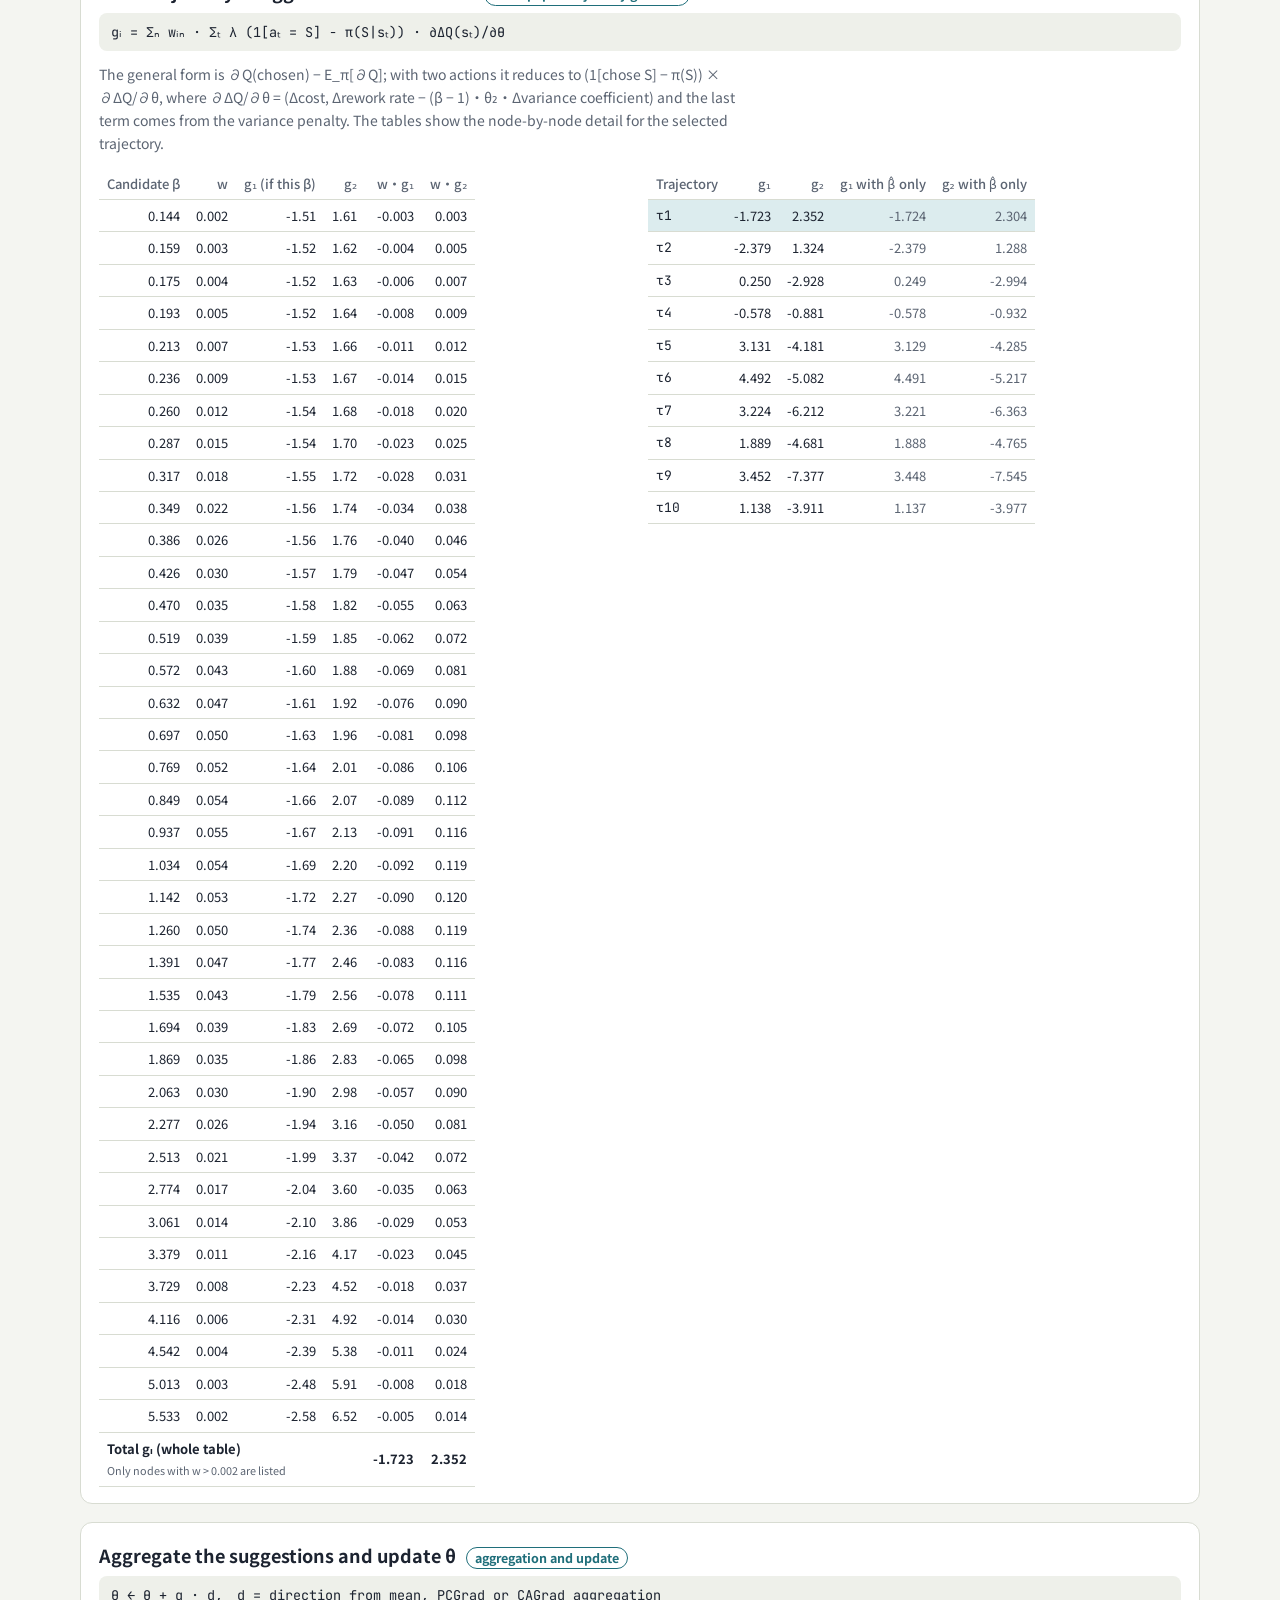
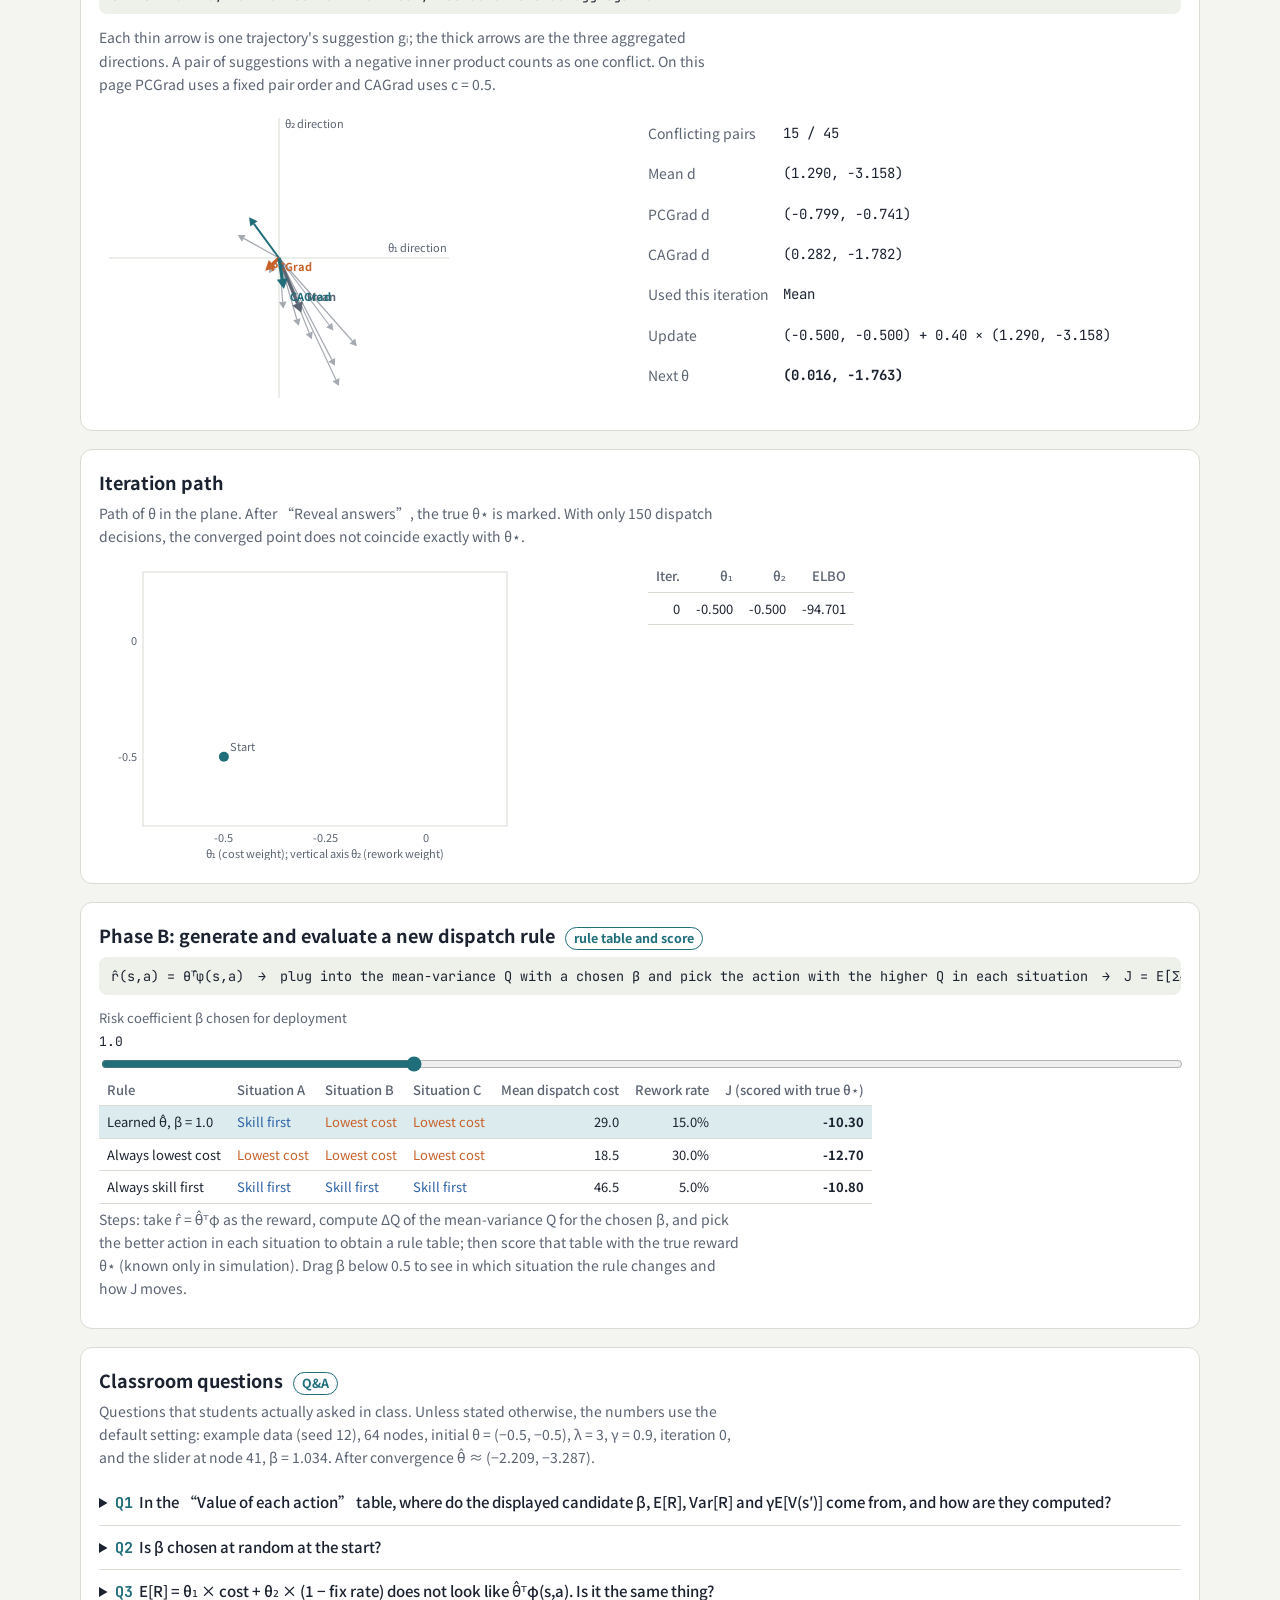
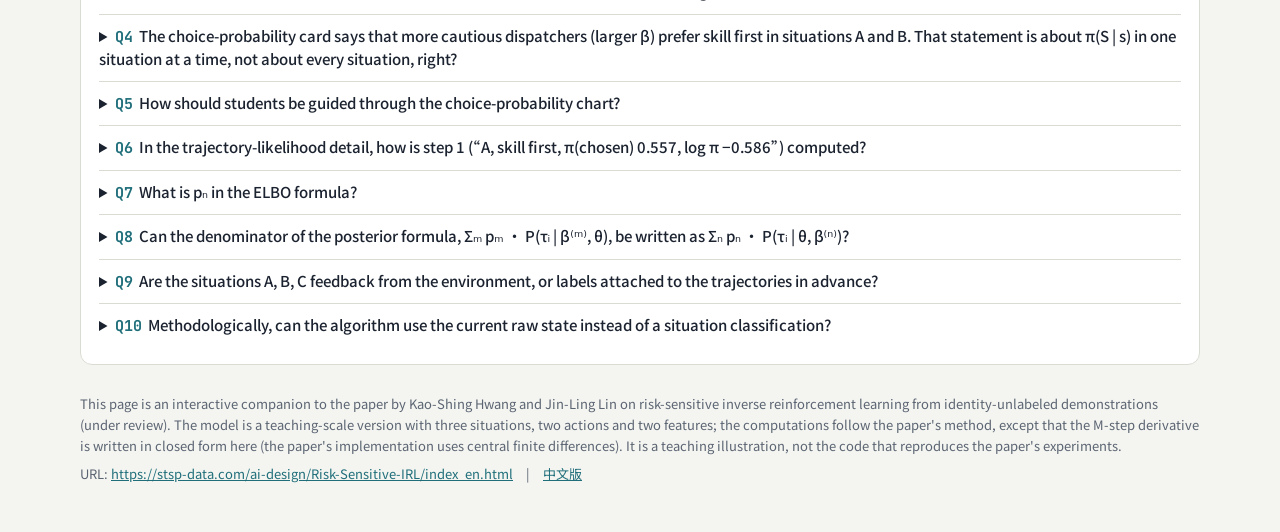
<file: interactive_demo/index_en.html>
<!doctype html>
<html lang="en">
<head>
<meta charset="utf-8">
<meta name="viewport" content="width=device-width,initial-scale=1,viewport-fit=cover">
<title>EM Dispatch Lab | Interactive demo of risk-sensitive inverse reinforcement learning</title>
<meta name="description" content="Step through variational EM for risk-sensitive inverse reinforcement learning in the browser, using ten identity-unlabeled dispatch trajectories: mean-variance Q, choice probabilities, trajectory likelihood, posterior table, per-trajectory gradients, gradient aggregation, and Phase B.">
<link rel="canonical" href="https://stsp-data.com/ai-design/Risk-Sensitive-IRL/index_en.html">
<link rel="alternate" hreflang="zh-Hant" href="https://stsp-data.com/ai-design/Risk-Sensitive-IRL/">
<link rel="alternate" hreflang="en" href="https://stsp-data.com/ai-design/Risk-Sensitive-IRL/index_en.html">
<meta property="og:type" content="website">
<meta property="og:url" content="https://stsp-data.com/ai-design/Risk-Sensitive-IRL/index_en.html">
<meta property="og:title" content="EM Dispatch Lab | Risk-sensitive IRL, step by step">
<meta property="og:description" content="Variational EM for risk-sensitive inverse reinforcement learning, computed live in the browser: a shared reward and a per-trajectory risk coefficient learned from identity-unlabeled demonstrations.">
<meta property="og:locale" content="en_US">
<link rel="preconnect" href="https://fonts.googleapis.com">
<link rel="preconnect" href="https://fonts.gstatic.com" crossorigin>
<link rel="stylesheet" href="https://fonts.googleapis.com/css2?family=Noto+Sans+TC:wght@400;500;700&family=JetBrains+Mono:wght@400;600&display=swap">
<link rel="stylesheet" href="assets/style.css">
</head>
<body>
<div class="wrap">
<nav class="langbar" aria-label="Language"><a href="index.html" lang="zh-Hant">中文</a><a href="index_en.html" aria-current="page">English</a></nav>
<header class="top">
  <h1>EM Dispatch Lab</h1>
  <p class="lede">Ten dispatchers each make 15 dispatch decisions, and the records do not say who made which decision. In every iteration, the current shared reward θ is used to fill in a table of posterior weights over candidate β for each trajectory (E-step), and the whole table is then used to correct θ (M-step). Each card below corresponds to one computational step of the method; every number is computed live in your browser.</p>
</header>

<div class="bar" role="toolbar" aria-label="Iteration controls">
  <span class="iter">Iteration <b id="iterNo">0</b>　θ = <span id="thNow" class="mono"></span>　ELBO = <span id="elboNow" class="mono"></span></span>
  <button id="btnStep" class="primary">Next iteration</button>
  <button id="btnPlay" aria-pressed="false">Auto play</button>
  <button id="btnConv">Run to convergence</button>
  <button id="btnReset">Reset</button>
  <button id="btnReveal" aria-pressed="false">Reveal answers</button>
</div>

<section class="card" id="setup">
  <h2>Setup<span class="eqno">adjustable</span></h2>
  <p class="note">Situations A, B and C differ in whether the cheapest engineer is skilled enough for the job. Two actions: <span style="color:var(--risky);font-weight:700">C</span> = send the lowest-cost engineer (cheap, may need rework); <span style="color:var(--safe);font-weight:700">S</span> = send a skilled engineer (more expensive, fixes the fault first time with probability 0.95). The reward of each step is R = θ₁ × dispatch cost + θ₂ × rework (rework is 1 or 0).</p>
  <div class="scroll"><table id="envTable"></table></div>
  <div class="params" style="margin-top:14px">
    <label for="th1">Initial θ₁ (cost weight)<span class="val" id="th1v"></span><input id="th1" type="range" min="-4" max="0" step="0.1" value="-0.5"></label>
    <label for="th2">Initial θ₂ (rework weight)<span class="val" id="th2v"></span><input id="th2" type="range" min="-5" max="0" step="0.1" value="-0.5"></label>
    <label for="alpha">Step size α<span class="val" id="alphav"></span><input id="alpha" type="range" min="0.05" max="1.2" step="0.05" value="0.4"></label>
    <label for="lam">Rationality constant λ (fixed)<span class="val" id="lamv"></span><input id="lam" type="range" min="1" max="6" step="0.5" value="3"></label>
    <label for="gam">Discount γ<span class="val" id="gamv"></span><input id="gam" type="range" min="0.5" max="0.95" step="0.05" value="0.9"></label>
    <label for="kSel">Number of candidate β<select id="kSel"><option value="7">7 nodes (for hand calculation)</option><option value="64" selected>64 nodes (paper setting)</option></select></label>
    <label for="opSel">Aggregation<select id="opSel"><option value="mean">Mean</option><option value="pcgrad">PCGrad</option><option value="cagrad">CAGrad</option></select></label>
    <label for="bhatOnly">M-step input<select id="bhatOnly"><option value="0">Whole posterior table (correct)</option><option value="1">β̂ only (common mistake)</option></select></label>
  </div>
</section>

<section class="card" id="dataCard">
  <h2>Data: ten identity-unlabeled trajectories<span class="eqno">τ₁ … τ₁₀</span></h2>
  <p class="note">Each cell is one dispatch decision: the letter is the situation and the colour is the choice. Click a cell to flip that choice; click a row label to select a trajectory, and the detailed tables below follow it. Changing the data or any parameter returns to iteration 0.</p>
  <div class="legend"><span><span class="sw" style="background:var(--risky)"></span>Lowest cost (C)</span><span><span class="sw" style="background:var(--safe)"></span>Skill first (S)</span><span class="reveal" id="revealNote" hidden>The right column shows the revealed true β</span></div>
  <div id="trajGrid" class="traj"></div>
  <div class="params" style="margin-top:12px">
    <label for="seed">Random seed for new data<input id="seed" type="number" min="1" max="99999" value="12"></label>
    <label for="steps">Steps per trajectory<input id="steps" type="number" min="5" max="40" value="15"></label>
    <span style="display:flex;gap:8px;align-items:end;flex-wrap:wrap"><button id="btnGen">Generate</button><button id="btnDefault">Back to example data</button></span>
  </div>
</section>

<section class="card" id="card-q">
  <h2>Value of each action<span class="eqno">mean-variance Q</span></h2>
  <div class="formula">Q_β(s,a) = E[R] − ½(β − 1)·Var[R]/R₀ + γ·E[V(s′)]　　R₀ = 1<br>E[R] = θᵀφ(s,a) = θ₁·cost + θ₂·(1 − fix rate), φ(s,a) = (cost, 1 − fix rate)　　Var[R] = θ₂²·fix rate·(1 − fix rate)</div>
  <p class="note">φ(s,a) is the expected feature vector of the dispatch (cost and rework probability), so E[R] is the inner product of θ and φ, the same formula as r̂ = θ̂ᵀφ in Phase B. The variance penalty applies only to the reward of the current step (immediate risk); the continuation value γE[V(s′)] is not penalised. Pick a candidate β to see its Q table. γE[V(s′)] is the same for both actions (the next situation does not depend on the current choice), so the choice depends only on the difference ΔQ = Q(S) − Q(C).</p>
  <div class="params"><label for="bSel">Candidate β on display<span class="val" id="bSelv"></span><input id="bSel" type="range" min="0" max="63" step="1" value="40"><span style="font-size:12px">This only selects which node is displayed (and the vertical line in the choice-probability and likelihood charts); it does not affect any computation. Every E-step evaluates all candidate β.</span></label></div>
  <div class="scroll"><table id="qTable"></table></div>
</section>

<section class="card" id="card-pi">
  <h2>Choice probability<span class="eqno">softmax choice model</span></h2>
  <div class="formula">π(S | s) = exp(λQ(s,S)) / [exp(λQ(s,C)) + exp(λQ(s,S))] = 1 / (1 + exp(−λ·ΔQ(s)))</div>
  <p class="note">Each curve is one situation: the vertical axis is the probability π(S | s) of choosing skill first in that situation, the horizontal axis is the candidate β, and the vertical line marks the node selected above. In situations A and B, skill first has the smaller variance, so a larger β favours it; in situation C both actions have the same variance, so β does not affect the choice and only cost matters. How steep the curves are depends on the current θ: they are almost flat at iteration 0 and become pronounced after convergence.</p>
  <div id="piChart"></div>
</section>

<section class="card" id="card-ll">
  <h2>Likelihood of each trajectory under each candidate β<span class="eqno">trajectory likelihood</span></h2>
  <div class="formula">log P(τᵢ | θ, β) = Σₜ log π(aₜ | sₜ)　(transition probabilities do not depend on θ and are omitted)</div>
  <p class="note">Step-by-step sum for the selected trajectory and the selected β. Because only the counts of C and S choices in each situation matter, it can also be written as Σₛ [count of S × log π(S|s) + count of C × log π(C|s)].</p>
  <div class="grid2">
    <div class="scroll"><table id="llDetail"></table></div>
    <div id="llSum"></div>
  </div>
</section>

<section class="card" id="card-elbo">
  <h2>Overall fit<span class="eqno">ELBO</span></h2>
  <div class="formula">ELBO = Σᵢ log Σₙ pₙ · P(τᵢ | θ, β⁽ⁿ⁾)　(once the E-step sets q to the posterior table below, the bound equals the marginal likelihood on the grid)</div>
  <div class="grid2"><div><div class="big" id="elboBig"></div><p class="note">Higher is better. With mean aggregation and a moderate step size it should rise at every iteration.</p></div><div id="elboChart"></div></div>
</section>

<section class="card" id="card-w">
  <h2>Posterior table<span class="eqno">E-step: posterior wᵢₙ</span></h2>
  <div class="formula">wᵢₙ = pₙ · P(τᵢ | β⁽ⁿ⁾, θ) / Σₘ pₘ · P(τᵢ | β⁽ᵐ⁾, θ)</div>
  <p class="note">The first row is the prior pₙ: the belief in each candidate β before any data are seen, taken from LogNormal(0, 0.75²) and normalised; it is shared by all trajectories and does not change during EM. Every other row is the posterior wᵢₙ of one trajectory; each column is a candidate β, darker means more weight, and each row sums to 1. Comparing a row with the first row shows how far the data have moved the belief; at iteration 0, while θ is still small, the rows look almost like the prior. The posterior wᵢₙ is what the M-step actually uses. Hover over a cell to see its value.</p>
  <div class="scroll"><table class="heat" id="wTable"></table></div>
</section>

<section class="card" id="card-bhat">
  <h2>Risk estimate and its uncertainty<span class="eqno">posterior summary β̂, σ</span></h2>
  <div class="formula">β̂ᵢ = Σₙ wᵢₙ β⁽ⁿ⁾　　σᵢ² = Σₙ wᵢₙ (β⁽ⁿ⁾ − β̂ᵢ)²</div>
  <p class="note">Dots show β̂ and bars show ±σ. These two numbers only summarise the posterior table for reporting and for choosing β in Phase B; the M-step does not use them directly.</p>
  <div id="bhatChart"></div>
</section>

<section class="card" id="card-g">
  <h2>Each trajectory's suggested correction to θ<span class="eqno">M-step: per-trajectory gradient</span></h2>
  <div class="formula">gᵢ = Σₙ wᵢₙ · Σₜ λ (1[aₜ = S] − π(S|sₜ)) · ∂ΔQ(sₜ)/∂θ</div>
  <p class="note">The general form is ∂Q(chosen) − E_π[∂Q]; with two actions it reduces to (1[chose S] − π(S)) × ∂ΔQ/∂θ, where ∂ΔQ/∂θ = (Δcost, Δrework rate − (β − 1)·θ₂·Δvariance coefficient) and the last term comes from the variance penalty. The tables show the node-by-node detail for the selected trajectory.</p>
  <div class="grid2">
    <div class="scroll"><table id="gDetail"></table></div>
    <div><div class="scroll"><table id="gTable"></table></div></div>
  </div>
</section>

<section class="card" id="card-agg">
  <h2>Aggregate the suggestions and update θ<span class="eqno">aggregation and update</span></h2>
  <div class="formula">θ ← θ + α · d,　d = direction from mean, PCGrad or CAGrad aggregation</div>
  <p class="note">Each thin arrow is one trajectory's suggestion gᵢ; the thick arrows are the three aggregated directions. A pair of suggestions with a negative inner product counts as one conflict. On this page PCGrad uses a fixed pair order and CAGrad uses c = 0.5.</p>
  <div class="grid2"><div id="vecChart"></div><dl class="kv" id="updateKV"></dl></div>
</section>

<section class="card" id="card-path">
  <h2>Iteration path</h2>
  <p class="note">Path of θ in the plane. After “Reveal answers”, the true θ⋆ is marked. With only 150 dispatch decisions, the converged point does not coincide exactly with θ⋆.</p>
  <div class="grid2"><div id="pathChart"></div><div class="scroll"><table id="histTable"></table></div></div>
</section>

<section class="card" id="card-pb">
  <h2>Phase B: generate and evaluate a new dispatch rule<span class="eqno">rule table and score</span></h2>
  <div class="formula">r̂(s,a) = θ̂ᵀφ(s,a)　→　plug into the mean-variance Q with a chosen β and pick the action with the higher Q in each situation　→　J = E[Σₜ γᵗ r*(sₜ,aₜ)]</div>
  <div class="params"><label for="bTarget">Risk coefficient β chosen for deployment<span class="val" id="bTargetv"></span><input id="bTarget" type="range" min="0.2" max="3" step="0.1" value="1"></label></div>
  <div class="scroll"><table id="pbTable"></table></div>
  <p class="note" id="pbNote"></p>
</section>

<section class="card qa" id="qa">
  <h2>Classroom questions<span class="eqno">Q&amp;A</span></h2>
  <p class="note">Questions that students actually asked in class. Unless stated otherwise, the numbers use the default setting: example data (seed 12), 64 nodes, initial θ = (−0.5, −0.5), λ = 3, γ = 0.9, iteration 0, and the slider at node 41, β = 1.034. After convergence θ̂ ≈ (−2.209, −3.287).</p>

  <details><summary><b>Q1</b>In the “Value of each action” table, where do the displayed candidate β, E[R], Var[R] and γE[V(s′)] come from, and how are they computed?</summary><div class="ans">
    <p>β is the node selected by the “Candidate β on display” slider in that card; the other three numbers follow from θ and the situation table. Take situation A:</p>
    <div class="scroll"><table><tr><th class="l">Situation A</th><th>φ(s,a)</th><th>E[R] = θ₁·cost + θ₂·(1 − fix rate)</th><th>Var[R] = θ₂²·p(1 − p)</th><th>−½(β − 1)Var</th></tr>
    <tr><td class="l">Lowest cost</td><td>(0.20, 0.55)</td><td>−0.100 − 0.275 = −0.375</td><td>0.25 × 0.45 × 0.55 = 0.0619</td><td>−0.0011</td></tr>
    <tr><td class="l">Skill first</td><td>(0.55, 0.05)</td><td>−0.275 − 0.025 = −0.300</td><td>0.25 × 0.95 × 0.05 = 0.0119</td><td>−0.0002</td></tr></table></div>
    <p>γE[V(s′)]: the next job is A, B or C with probability 0.3, 0.4, 0.3, regardless of the current choice. In each situation take the action with the larger “E[R] − ½(β − 1)Var”, which gives A −0.3002, B −0.2502, C −0.1002 and a weighted mean M = −0.2202; then γE[V] = γM / (1 − γ) = 0.9 × (−0.2202) / 0.1 = −1.982. Because γE[V] is the same for both actions, it cancels in the comparison.</p>
  </div></details>

  <details><summary><b>Q2</b>Is β chosen at random at the start?</summary><div class="ans">
    <p>No. The slider only chooses which node is displayed; by default it sits at node 41, β = 1.034 (node 5, β = 1.58, in the 7-node version), and it does not affect the computation. Every E-step evaluates all 64 candidate β and produces the whole posterior table, so no β has to be chosen in advance.</p>
    <p>In the paper the only random element is the initial θ (multiple starts, then selection by ELBO). On this page the initial θ is set by the sliders in the Setup card, (−0.5, −0.5) by default.</p>
  </div></details>

  <details><summary><b>Q3</b>E[R] = θ₁ × cost + θ₂ × (1 − fix rate) does not look like θ̂ᵀφ(s,a). Is it the same thing?</summary><div class="ans">
    <p>Yes. φ(s,a) = (cost, 1 − fix rate) is the expected feature vector of the dispatch, and θᵀφ = θ₁φ₁ + θ₂φ₂ expands to exactly that expression. The table in the “Value of each action” card shows φ(s,a) in its own column.</p>
    <p>Phase B simply replaces θ with the converged θ̂: r̂(A, C) = −2.209 × 0.20 + (−3.287) × 0.55 = −2.250; r̂(A, S) = −2.209 × 0.55 + (−3.287) × 0.05 = −1.379.</p>
    <p>Note also that there are 64 Q tables, one for each candidate β⁽ⁿ⁾, not one for β̂. β̂ is a posterior summary computed afterwards.</p>
  </div></details>

  <details><summary><b>Q4</b>The choice-probability card says that more cautious dispatchers (larger β) prefer skill first in situations A and B. That statement is about π(S | s) in one situation at a time, not about every situation, right?</summary><div class="ans">
    <p>Right. Each curve is one situation, and the statement holds situation by situation; situation C is the counterexample. The difference between the two actions is</p>
    <div class="formula">ΔQ(s) = θ₁·Δcost + θ₂·Δrework rate − ½(β − 1)·θ₂²·Δvar,　Δvar = p(1 − p) of S − p(1 − p) of C</div>
    <p>β appears only in the last term, and its direction is set by Δvar:</p>
    <div class="scroll"><table><tr><th class="l">Situation</th><th>p(1 − p) of S</th><th>p(1 − p) of C</th><th>Δvar</th><th class="l">As β grows</th></tr>
    <tr><td class="l">A</td><td>0.0475</td><td>0.2475</td><td>−0.200</td><td class="l">stronger preference for skill first</td></tr>
    <tr><td class="l">B</td><td>0.0475</td><td>0.2100</td><td>−0.163</td><td class="l">same, smaller effect</td></tr>
    <tr><td class="l">C</td><td>0.0475</td><td>0.0475</td><td>0</td><td class="l">no change; the curve is flat</td></tr></table></div>
    <p>The general statement is: a larger β favours, in every situation, the action with the smaller variance in that situation. In this example skill first happens to be the lower-variance action in both A and B; in real dispatching the answer may differ from situation to situation. Situations in which both actions have the same variance carry no information about β.</p>
  </div></details>

  <details><summary><b>Q5</b>How should students be guided through the choice-probability chart?</summary><div class="ans">
    <ol>
      <li><b>Read the axes:</b> the horizontal axis is candidate β (log scale; risk-seeking on the left, cautious on the right, 1 is neutral), the vertical axis is π(S | s), each of the three curves is one situation, and the vertical line is the node selected in the “Value of each action” card.</li>
      <li><b>Move right along one curve (effect of β):</b> how choices change with caution within one situation. A and B rise; C is flat.</li>
      <li><b>Compare vertically at one β (effect of the situation):</b> A is highest (the cheapest engineer is far under-skilled, so reassigning pays most), then B, then C.</li>
      <li><b>Press “Run to convergence” and read again (effect of θ):</b> see the table below.</li>
      <li><b>Link to the trajectory likelihood:</b> the chart is a lookup table in which each β predicts how often skill first is chosen in each situation; a β that matches a real trajectory well gets a high likelihood.</li>
    </ol>
    <div class="scroll"><table><tr><th class="l">π(S | s)</th><th>β = 0.02</th><th>0.3</th><th>1</th><th>3</th><th>10</th></tr>
    <tr><td class="l">Iteration 0, A</td><td>0.54</td><td>0.54</td><td>0.56</td><td>0.59</td><td>0.71</td></tr>
    <tr><td class="l">Iteration 0, B</td><td>0.49</td><td>0.49</td><td>0.50</td><td>0.53</td><td>0.63</td></tr>
    <tr><td class="l">Iteration 0, C</td><td>0.41</td><td>0.41</td><td>0.41</td><td>0.41</td><td>0.41</td></tr>
    <tr><td class="l">Converged, A</td><td>0.36</td><td>0.59</td><td>0.93</td><td>1.00</td><td>1.00</td></tr>
    <tr><td class="l">Converged, B</td><td>0.15</td><td>0.26</td><td>0.69</td><td>1.00</td><td>1.00</td></tr>
    <tr><td class="l">Converged, C</td><td>0.16</td><td>0.16</td><td>0.16</td><td>0.16</td><td>0.16</td></tr></table></div>
    <p>At iteration 0, θ₂² is only 0.25, the variance penalty is weak, and all three curves are nearly flat. After convergence θ₂² ≈ 10.8, A and B become S-shaped and cross 0.5 at β ≈ 0.19 (A) and β ≈ 0.69 (B).</p>
    <p>An intuitive example: a dispatcher who chooses skill first 80% of the time in B sits at height 0.8 on the converged B curve, about β ≈ 1.2. This is only intuition; the E-step combines all steps in all situations with the prior and returns a whole distribution.</p>
  </div></details>

  <details><summary><b>Q6</b>In the trajectory-likelihood detail, how is step 1 (“A, skill first, π(chosen) 0.557, log π −0.586”) computed?</summary><div class="ans">
    <ol>
      <li>E[R]: C −0.375, S −0.300 (see Q1).</li>
      <li>Penalty: ½(β − 1) = ½ × 0.0343 = 0.01717; C 0.01717 × 0.061875 = 0.001062, S 0.01717 × 0.011875 = 0.000204.</li>
      <li>Q: C −0.375 − 0.001062 − 1.98183 = −2.35790; S −0.300 − 0.000204 − 1.98183 = −2.28204.</li>
      <li>Choice probability: ΔQ = −2.28204 − (−2.35790) = 0.07586; λΔQ = 0.22758; π(S | A) = 1 / (1 + e^(−0.22758)) = 1 / 1.79648 = <b>0.557</b>.</li>
      <li>Natural log: ln 0.557 = <b>−0.586</b>. Because this is step 1, the running total is also −0.586; adding log π of every subsequent step up to step 15 gives log P(τ | β).</li>
    </ol>
    <p>Had the dispatcher chosen lowest cost in this step, π(chosen) = 0.443 and log π = −0.813. Logs are used because the product of 15 probabilities falls below 10⁻⁴; sums are easier to read and numerically safer. Choosing another β changes the penalty, and the whole row changes with it.</p>
  </div></details>

  <details><summary><b>Q7</b>What is pₙ in the ELBO formula?</summary><div class="ans">
    <p>pₙ is the <b>prior probability</b> of the n-th candidate β: the probability, before any trajectory is seen, that a dispatcher's risk attitude falls on node n. The paper uses β ~ LogNormal(0, 0.75²):</p>
    <div class="formula">pₙ ∝ exp(−½ · (ln β⁽ⁿ⁾ / 0.75)²), normalised so that Σₙ pₙ = 1</div>
    <p>For node 41, β = 1.034: ln 1.034 = 0.0337, the raw score is exp(−0.0010) ≈ 0.999, and after normalisation p₄₁ = 0.0525, the largest of the 64 nodes. Node 1 (β = 0.02) has only 6×10⁻⁸ and node 64 (β = 10) has 0.0005; β between 0.5 and 2 carries about 64% in total. The nodes are evenly spaced in ln β, so the 1/β factor of the log-normal density is not needed.</p>
    <p>Σₙ pₙ · P(τᵢ | θ, β⁽ⁿ⁾) is the prior-weighted average likelihood, i.e. the grid approximation of the integral over β, called the marginal likelihood P(τᵢ | θ). The first row of the posterior heat map is pₙ.</p>
    <div class="scroll"><table><tr><th class="l"></th><th class="l">pₙ (prior)</th><th class="l">wᵢₙ (posterior)</th></tr>
    <tr><td class="l">When it is set</td><td class="l">before seeing data</td><td class="l">after seeing trajectory i</td></tr>
    <tr><td class="l">Different per trajectory?</td><td class="l">shared by all</td><td class="l">one set per trajectory</td></tr>
    <tr><td class="l">During EM</td><td class="l">fixed</td><td class="l">recomputed every iteration</td></tr></table></div>
  </div></details>

  <details><summary><b>Q8</b>Can the denominator of the posterior formula, Σₘ pₘ · P(τᵢ | β⁽ᵐ⁾, θ), be written as Σₙ pₙ · P(τᵢ | θ, β⁽ⁿ⁾)?</summary><div class="ans">
    <p>Numerically, yes: m is a dummy summation index, and any letter sums over nodes 1 to K; the order of the conditioning arguments in P(τᵢ | β⁽ⁿ⁾, θ) and P(τᵢ | θ, β⁽ⁿ⁾) does not change the meaning either.</p>
    <p>It is still better not to write it that way. In the numerator, n is “the node being computed”; if the denominator also used n as its summation index, the same symbol would carry two meanings. That is why the paper uses m in the denominator. The denominator is simply the marginal likelihood P(τᵢ | θ), so the formula reads</p>
    <div class="formula">wᵢₙ = pₙ · P(τᵢ | β⁽ⁿ⁾, θ) / P(τᵢ | θ)　(posterior ∝ prior × likelihood)</div>
    <p>Check (7-node version, τ₁, iteration 0, node 4, β = 1): numerator 0.252 × 2.652×10⁻⁵ = 6.683×10⁻⁶; denominator (sum of the seven numerators) 2.578×10⁻⁵; w₁,₄ = 0.259; ln(denominator) = −10.566, which is exactly τ₁'s term in the ELBO. At iteration 0, w₁ₙ (0.051, 0.131, 0.223, 0.259, 0.202, 0.103, 0.032) is close to the prior (0.046, 0.119, 0.208, 0.252, 0.209, 0.119, 0.046), because the likelihoods under different β differ only slightly and the data have barely moved the belief.</p>
  </div></details>

  <details><summary><b>Q9</b>Are the situations A, B, C feedback from the environment, or labels attached to the trajectories in advance?</summary><div class="ans">
    <p>Neither. They are the <b>state sₜ</b>: what the dispatcher can see <b>before</b> deciding, i.e. the s in Q, in the choice probability and in the trajectory likelihood.</p>
    <ul>
      <li><b>Not feedback.</b> Feedback is an outcome known only after the decision, such as whether the fault was fixed first time and what it cost. The data on this page have only two columns, situation and choice, with no outcome column; inverse reinforcement learning looks at choices, not rewards.</li>
      <li><b>Not a label on a person or a trajectory.</b> It says nothing about whether the dispatcher is cautious; β still has to be inferred from the choices. Nor is it anyone's subjective rating.</li>
      <li><b>Where it comes from:</b> it is produced by the environment and then classified by a fixed rule. In this simulation the next situation is drawn by the environment as A, B, C with probability 0.3, 0.4, 0.3, independently of the current choice; this is the transition probability P(sₜ₊₁ | sₜ, aₜ) in the trajectory likelihood. In a real project, the MES records the machine and engineer status at dispatch time, and the record is classified by rules agreed in advance with senior dispatchers, for example “skill gap of the cheapest engineer × whether reassigning costs notably more” (the situation function in the example program mes_sim.py, six classes).</li>
    </ul>
    <p>In short, the <b>classification rule</b> is fixed in advance, and the <b>value</b> of the situation is computed at every step from the current state. Real MES records usually also contain an outcome column (for example, fixed: whether the fault was fixed first time); it can be used to estimate environment parameters such as fix rates and costs, but it is not used directly as a reward to train θ.</p>
  </div></details>
  <details><summary><b>Q10</b>Methodologically, can the algorithm use the current raw state instead of a situation classification?</summary><div class="ans">
    <p>Yes, depending on how large the raw state is. The method itself does not require a classification; classifying is a simplification that makes tabular computation possible. Any state s works as long as the following three quantities can be computed:</p>
    <ol>
      <li>The expected features and their covariance for every (s, a): the mean-variance Q needs E[R] = θᵀφ(s,a) and Var[R] = θᵀΣ(s,a)θ.</li>
      <li>The continuation value γE[V(s′)]: this needs the transition probabilities P(s′ | s, a).</li>
      <li>One solution of the mean-variance Q per candidate β: 64 solutions per E-step.</li>
    </ol>
    <div class="scroll"><table><tr><th class="l">Case</th><th class="l">Approach</th><th class="l">Cost and limitations</th></tr>
    <tr><td class="l" style="white-space:normal;min-width:10em">Discrete and not too large (e.g. number of faults × whether each engineer is idle × skill level)</td><td class="l" style="white-space:normal;min-width:14em">Use it directly as s; the program does not change, only the tables grow. The Bellman operator is a contraction on any finite state space.</td><td class="l" style="white-space:normal;min-width:16em">Each (s, a) needs enough records; in the example program, cells with fewer than 5 records fall back to the overall mean of the same action.</td></tr>
    <tr><td class="l" style="white-space:normal">Very large or continuous</td><td class="l" style="white-space:normal">Represent Q_β(s, a; θ) with function approximation and solve it by approximate value iteration.</td><td class="l" style="white-space:normal">In the dispatch simulation, the positions of 20 engineers alone give 13²⁰ ≈ 10²² combinations. The paper's convergence theorem assumes that Q and the gradients are computed exactly; the effect of approximation error is not covered by the paper and has not been tested.</td></tr>
    <tr><td class="l" style="white-space:normal">Compromise (most common in practice)</td><td class="l" style="white-space:normal">Put the actual cost of each record directly into φ, and use a coarser classification only for the state that determines γE[V(s′)].</td><td class="l" style="white-space:normal">One must still check that the classification does not drop information that dispatchers really use.</td></tr></table></div>
    <ul>
      <li><b>Too coarse, and information loss is mistaken for risk attitude.</b> Differences within a class that the model cannot see partly inflate Σ(s,a) and hence Var[R], and partly appear as different choices in the same situation; both can be explained away as differences in β.</li>
      <li><b>Too fine, and the estimates become unstable.</b> With too few records per cell, fix rates and transition probabilities are poorly estimated, and θ and β become unstable as well.</li>
      <li><b>β is identified only from certain states.</b> Only states in which the two actions differ in variance carry information about β (Q4), so the classification should keep the variables that affect outcome variance.</li>
    </ul>
    <p>Suggested practice: first run Phase A and Phase B with a situation classification; then add, one by one, the variables that dispatchers actually look at; whenever the state definition changes, compare held-out log-likelihood (holding out some shifts from training), and switch to the finer version only if it predicts better.</p>
  </div></details>
</section>

<footer>
  <div>This page is an interactive companion to the paper by Kao-Shing Hwang and Jin-Ling Lin on risk-sensitive inverse reinforcement learning from identity-unlabeled demonstrations (under review). The model is a teaching-scale version with three situations, two actions and two features; the computations follow the paper's method, except that the M-step derivative is written in closed form here (the paper's implementation uses central finite differences). It is a teaching illustration, not the code that reproduces the paper's experiments.</div>
  <div>URL: <a href="https://stsp-data.com/ai-design/Risk-Sensitive-IRL/index_en.html">https://stsp-data.com/ai-design/Risk-Sensitive-IRL/index_en.html</a>　|　<a href="index.html" lang="zh-Hant">中文版</a></div>
</footer>
</div>
<script src="assets/em-core.js"></script>
<script src="assets/app.js"></script>
</body>
</html>
</file>
<file: interactive_demo/assets/style.css>
:root{
  color-scheme:light;
  --bg:#f4f5f1; --surface:#ffffff; --surface2:#eef0ea; --ink:#1c2330; --muted:#5b6472; --line:#d8dcd2;
  --accent:#1f6e7a; --accent-soft:#dcecee; --risky:#c8612a; --risky-soft:#f6e3d8; --safe:#2d62a8; --safe-soft:#dde7f5;
  --pos:#1d8a5b; --neg:#b8433a; --heat:31,110,122; --warn:#9a6a00;
  --sans:"Noto Sans TC","PingFang TC","Microsoft JhengHei",system-ui,-apple-system,"Segoe UI",sans-serif; --mono:"JetBrains Mono",ui-monospace,Menlo,Consolas,monospace;
}
@media (prefers-color-scheme: dark){ :root:not([data-theme="light"]){
  --bg:#12161c; --surface:#1a2029; --surface2:#222a35; --ink:#e6e9ee; --muted:#9aa3af; --line:#2f3845;
  --accent:#5bb8c4; --accent-soft:#1f3a40; --risky:#e38451; --risky-soft:#3d2a20; --safe:#78a6e6; --safe-soft:#1f2c40;
  --pos:#4cc08a; --neg:#e57a70; --heat:91,184,196; --warn:#e0b44a; color-scheme:dark; } }
:root[data-theme="dark"]{
  --bg:#12161c; --surface:#1a2029; --surface2:#222a35; --ink:#e6e9ee; --muted:#9aa3af; --line:#2f3845;
  --accent:#5bb8c4; --accent-soft:#1f3a40; --risky:#e38451; --risky-soft:#3d2a20; --safe:#78a6e6; --safe-soft:#1f2c40;
  --pos:#4cc08a; --neg:#e57a70; --heat:91,184,196; --warn:#e0b44a; color-scheme:dark; }
*{box-sizing:border-box}
html{scroll-padding-top:env(safe-area-inset-top,0px)}
body{margin:0;background:var(--bg);color:var(--ink);font-family:var(--sans);font-size:15px;line-height:1.65;padding-inline:16px;padding-block:0 48px}
img{max-width:100%}
[hidden]{display:none!important}
.wrap{max-width:1120px;margin:0 auto}
header.top{padding-block:28px 12px;display:grid;gap:6px}
.langbar{display:flex;justify-content:flex-end;gap:12px;font-size:13px;padding-top:12px}
.langbar a{color:var(--accent);text-decoration:none}
.langbar a[aria-current="page"]{color:var(--muted);pointer-events:none}
h1{font-size:28px;line-height:1.25;margin:0;letter-spacing:.02em;text-wrap:balance}
.lede{color:var(--muted);max-width:68ch;margin:0}
.bar{position:sticky;top:env(safe-area-inset-top,0px);z-index:5;background:var(--bg);border-bottom:1px solid var(--line);padding-block:10px;display:flex;flex-wrap:wrap;gap:10px 18px;align-items:center}
.bar .iter{font-family:var(--mono);font-size:14px;color:var(--muted)} .bar .iter b{color:var(--ink);font-size:18px}
button{font:inherit;font-size:14px;border:1px solid var(--line);background:var(--surface);color:var(--ink);border-radius:8px;padding:6px 12px;cursor:pointer}
button:hover{border-color:var(--accent)} button:focus-visible,select:focus-visible,input:focus-visible{outline:2px solid var(--accent);outline-offset:2px}
button.primary{background:var(--accent);border-color:var(--accent);color:var(--surface);font-weight:500}
button[aria-pressed="true"]{background:var(--accent-soft);border-color:var(--accent)}
.grid2{display:grid;grid-template-columns:repeat(auto-fit,minmax(300px,1fr));gap:16px}
section.card{background:var(--surface);border:1px solid var(--line);border-radius:12px;padding:18px 18px 16px;margin-top:18px}
.card h2{font-size:18px;margin:0 0 2px;display:flex;gap:10px;align-items:baseline;flex-wrap:wrap}
.eqno{font-family:var(--sans);font-size:12.5px;color:var(--accent);border:1px solid var(--accent);border-radius:999px;padding:0 8px;white-space:nowrap}
.card p.note{color:var(--muted);margin:4px 0 12px;max-width:80ch;font-size:14px}
.formula{font-family:var(--mono);font-size:13.5px;background:var(--surface2);border-radius:8px;padding:8px 12px;margin:6px 0 12px;overflow-x:auto;white-space:nowrap}
.params{display:grid;grid-template-columns:repeat(auto-fit,minmax(210px,1fr));gap:10px 18px}
.params label{display:grid;gap:2px;font-size:13px;color:var(--muted)}
.params .val{font-family:var(--mono);color:var(--ink)}
input[type=range]{width:100%;accent-color:var(--accent)}
select,input[type=number]{font:inherit;font-size:14px;background:var(--surface);color:var(--ink);border:1px solid var(--line);border-radius:8px;padding:5px 8px}
.scroll{overflow-x:auto}
table{border-collapse:collapse;font-size:13px;font-variant-numeric:tabular-nums}
th,td{border-bottom:1px solid var(--line);padding:5px 8px;text-align:right;white-space:nowrap}
th{color:var(--muted);font-weight:500;background:var(--surface)}
td.l,th.l{text-align:left}
.mono{font-family:var(--mono)}
tr.sel td{background:var(--accent-soft)}
tr.click{cursor:pointer}
.traj{display:grid;grid-template-columns:auto 1fr auto;gap:6px 10px;align-items:center}
.cells{display:flex;flex-wrap:wrap;gap:3px}
.cell{width:30px;height:30px;border-radius:6px;display:grid;place-items:center;font-size:12px;font-weight:700;border:1px solid transparent;cursor:pointer;line-height:1}
.cell small{display:block;font-weight:400;font-size:9.5px}
.cell.a0{background:var(--risky-soft);color:var(--risky);border-color:var(--risky)}
.cell.a1{background:var(--safe-soft);color:var(--safe);border-color:var(--safe)}
.rowlab{font-family:var(--mono);font-size:13px;cursor:pointer;padding:2px 6px;border-radius:6px}
.rowlab.sel{background:var(--accent);color:var(--surface)}
.legend{display:flex;flex-wrap:wrap;gap:14px;font-size:13px;color:var(--muted);margin:8px 0}
.sw{display:inline-block;width:12px;height:12px;border-radius:3px;vertical-align:-1px;margin-right:4px}
.heat td.h{min-width:34px;text-align:center;font-family:var(--mono);font-size:11px}
.heat tr.prior td{border-bottom:2px solid var(--muted)}
.qa details{border-top:1px solid var(--line);padding:10px 0}
.qa details:first-of-type{border-top:0}
.qa summary{font-size:15px;font-weight:500;color:var(--ink);line-height:1.5}
.qa summary b{color:var(--accent);font-family:var(--mono);margin-right:6px}
.qa .ans{margin:8px 0 2px;max-width:86ch;font-size:14px}
.qa .ans p{margin:6px 0}
.qa .ans ol,.qa .ans ul{margin:6px 0;padding-left:1.4em}
.qa .ans table{margin:8px 0}
.qa .ans .formula{white-space:normal}
.big{font-family:var(--mono);font-size:26px;font-weight:600}
.kv{display:grid;grid-template-columns:auto 1fr;gap:4px 14px;font-size:14px}
.kv dt{color:var(--muted)} .kv dd{margin:0;font-family:var(--mono)}
svg text{fill:var(--muted);font-family:var(--sans);font-size:11px}
.reveal{color:var(--warn);font-weight:500}
details summary{cursor:pointer;color:var(--accent);font-size:14px}
footer{color:var(--muted);font-size:13px;margin-top:28px;display:grid;gap:6px}
footer a{color:var(--accent)}
@media (max-width:600px){ h1{font-size:23px} .cell{width:26px;height:26px} }
@media (prefers-reduced-motion: reduce){ *{scroll-behavior:auto!important} }
</file>
